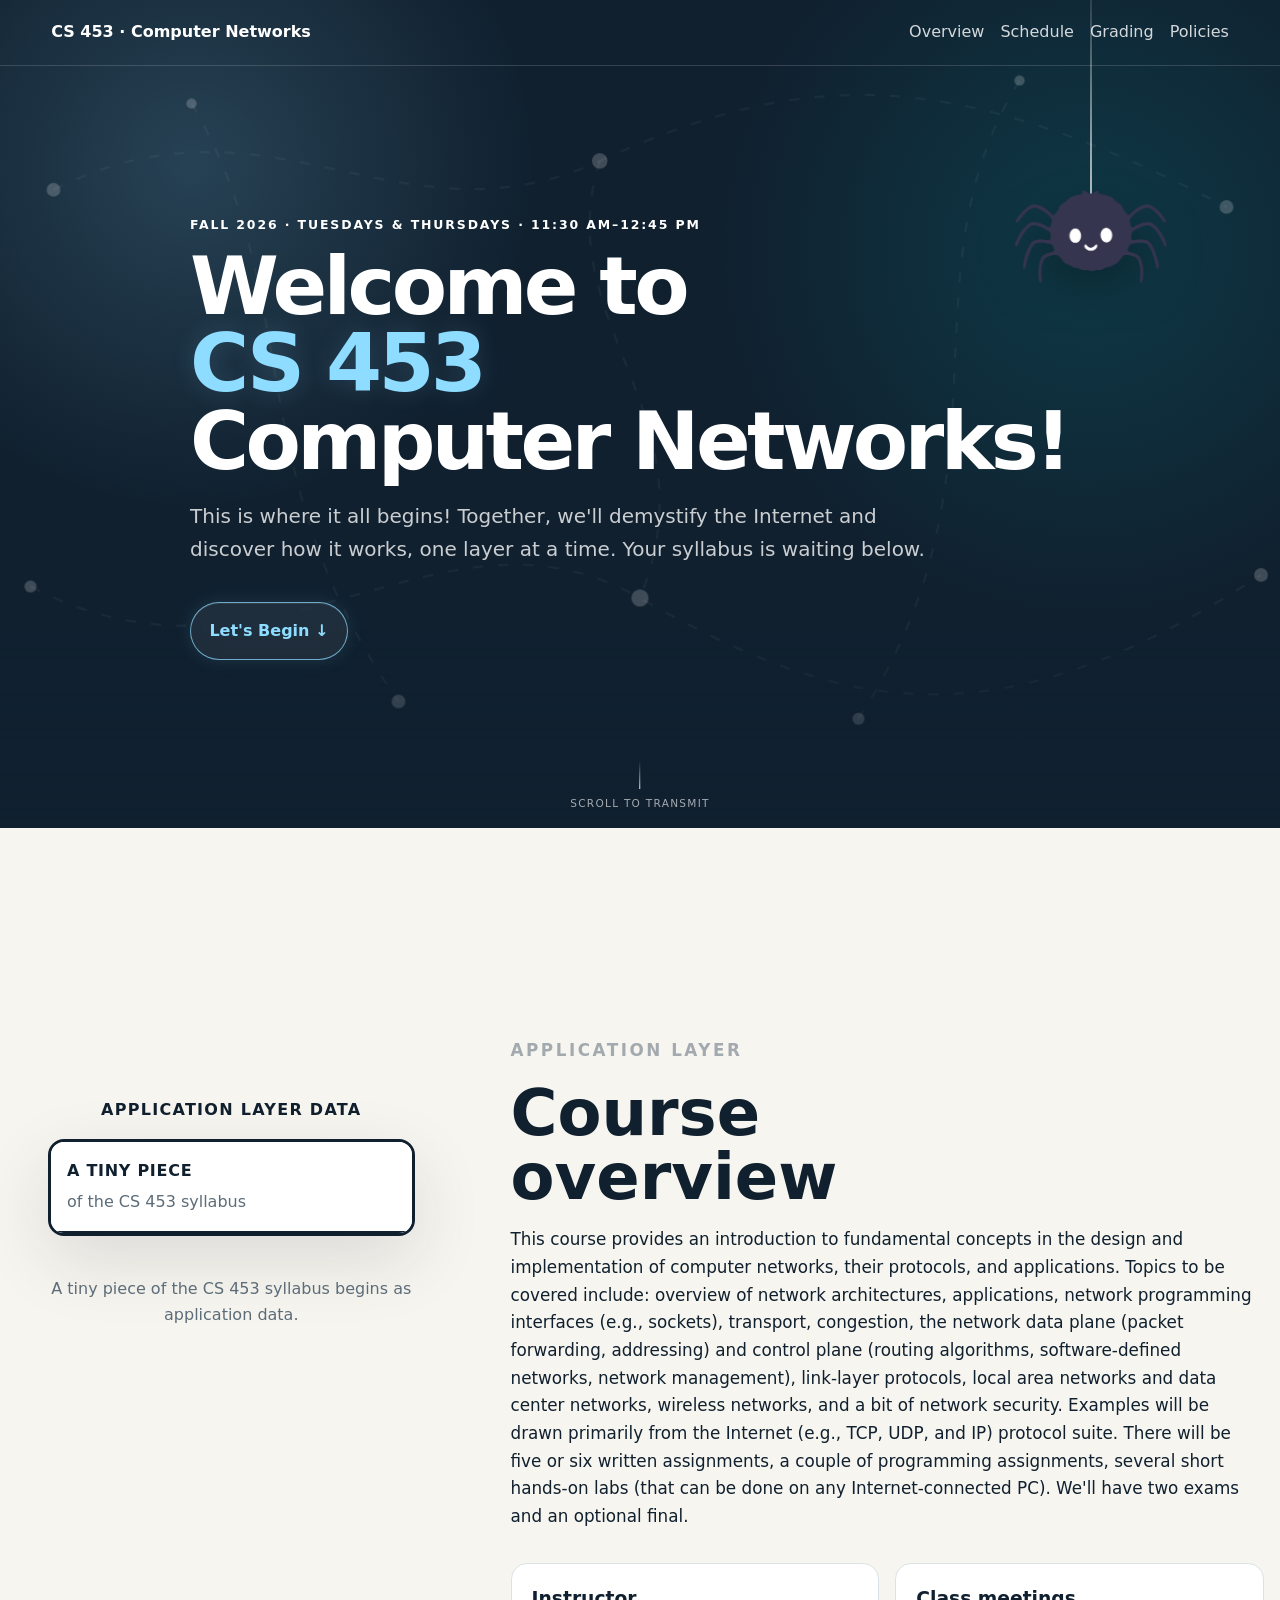
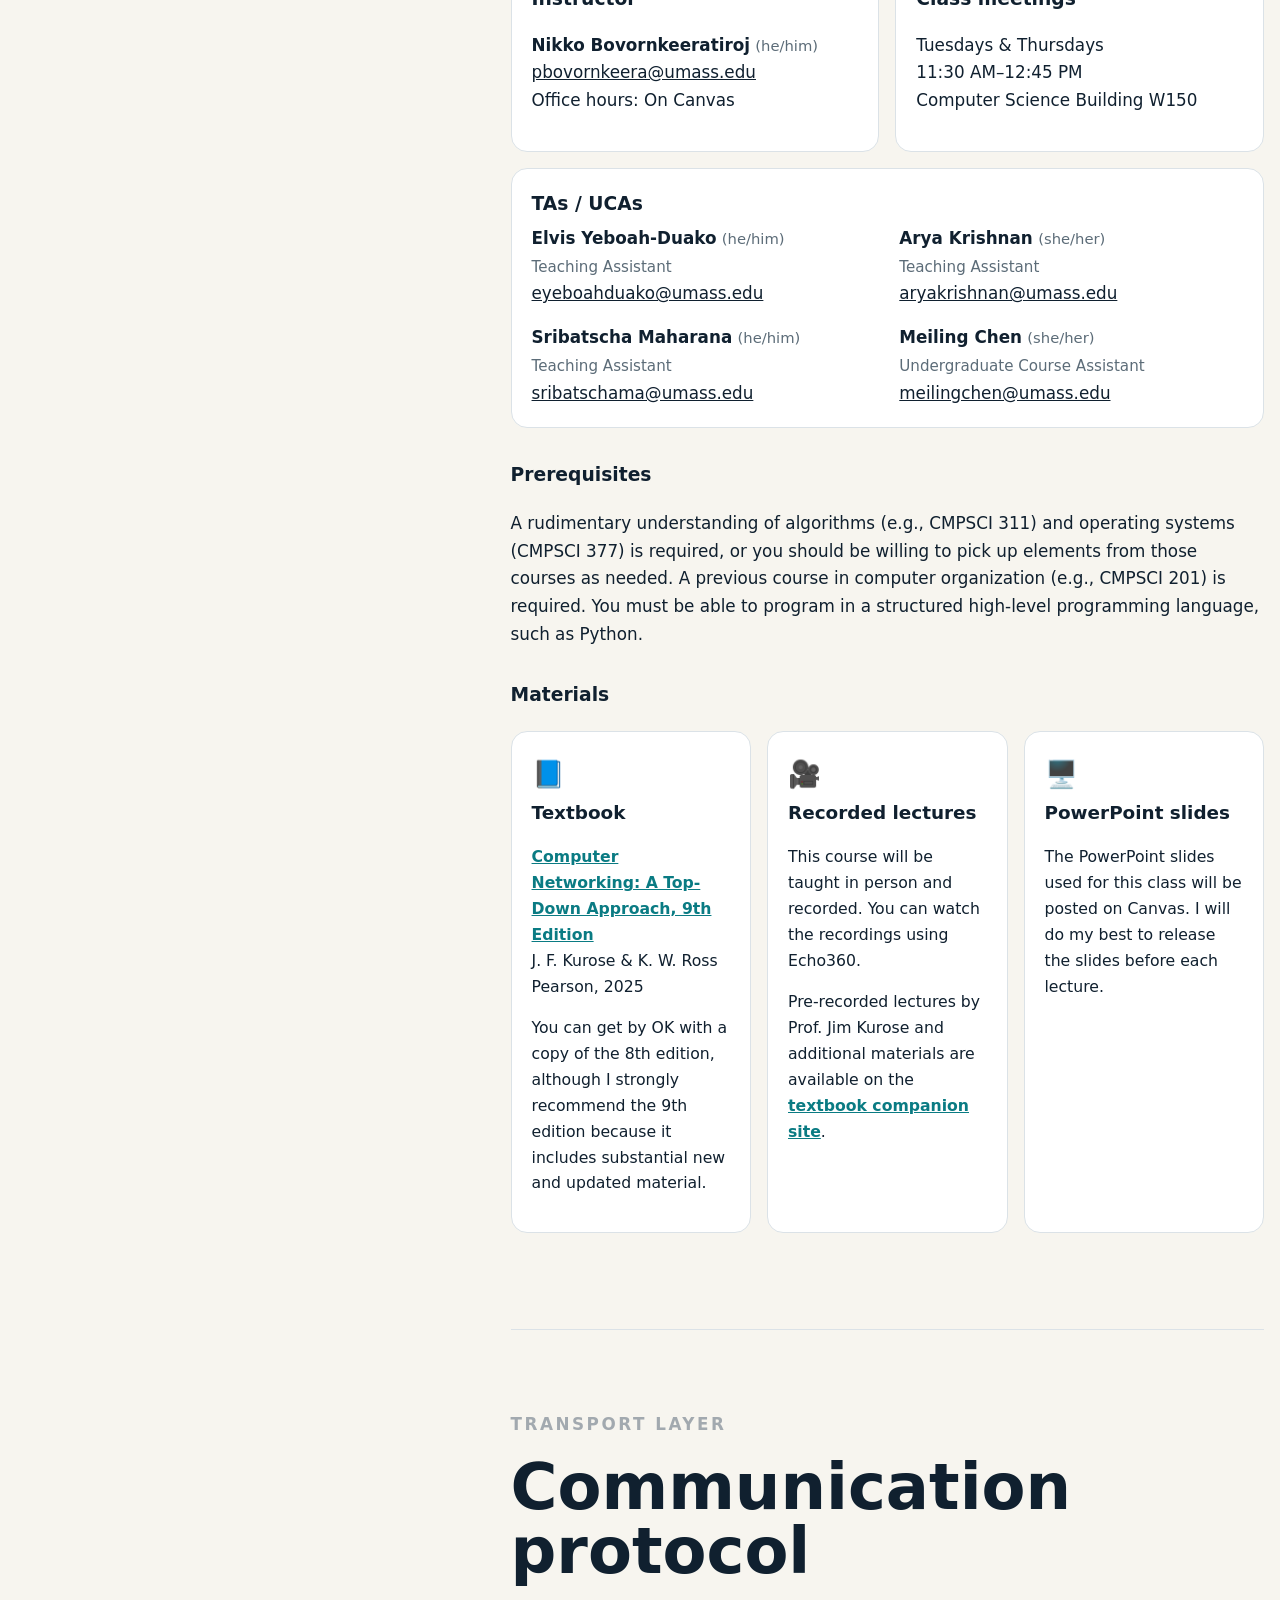
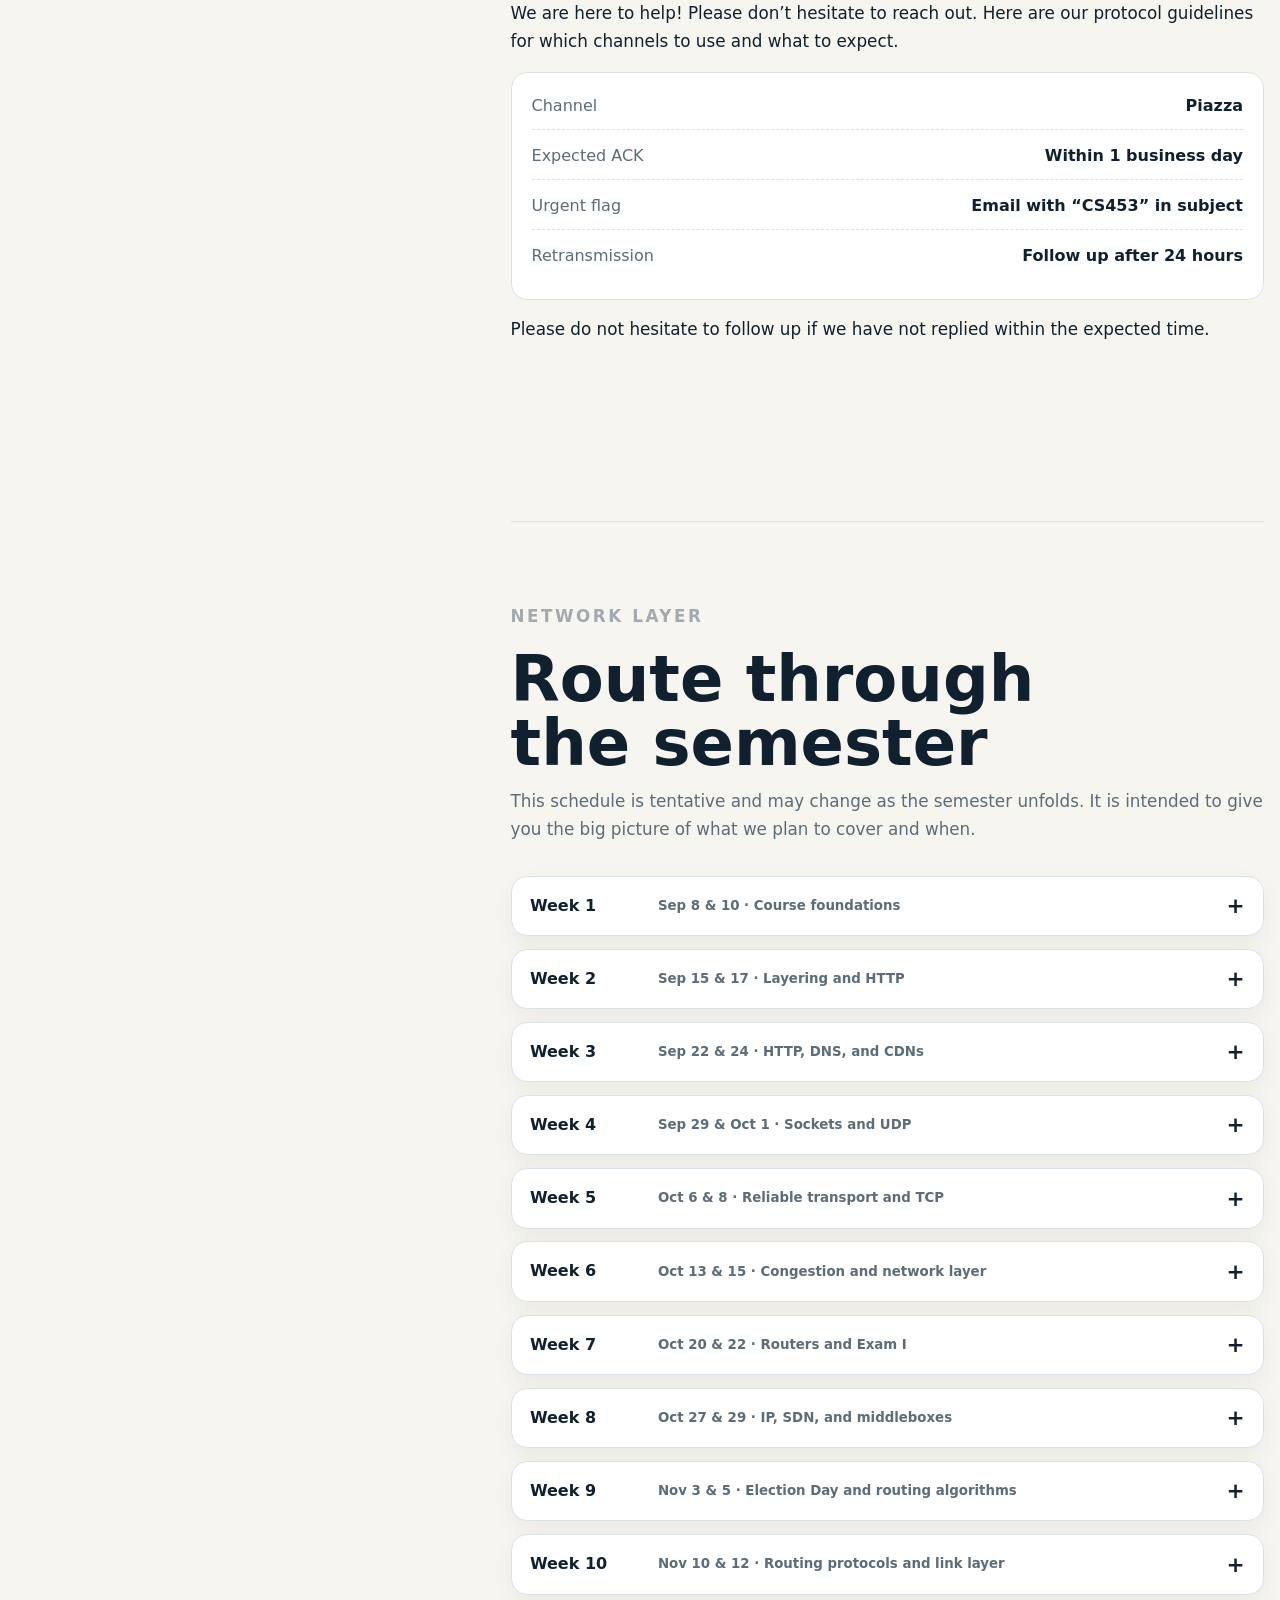
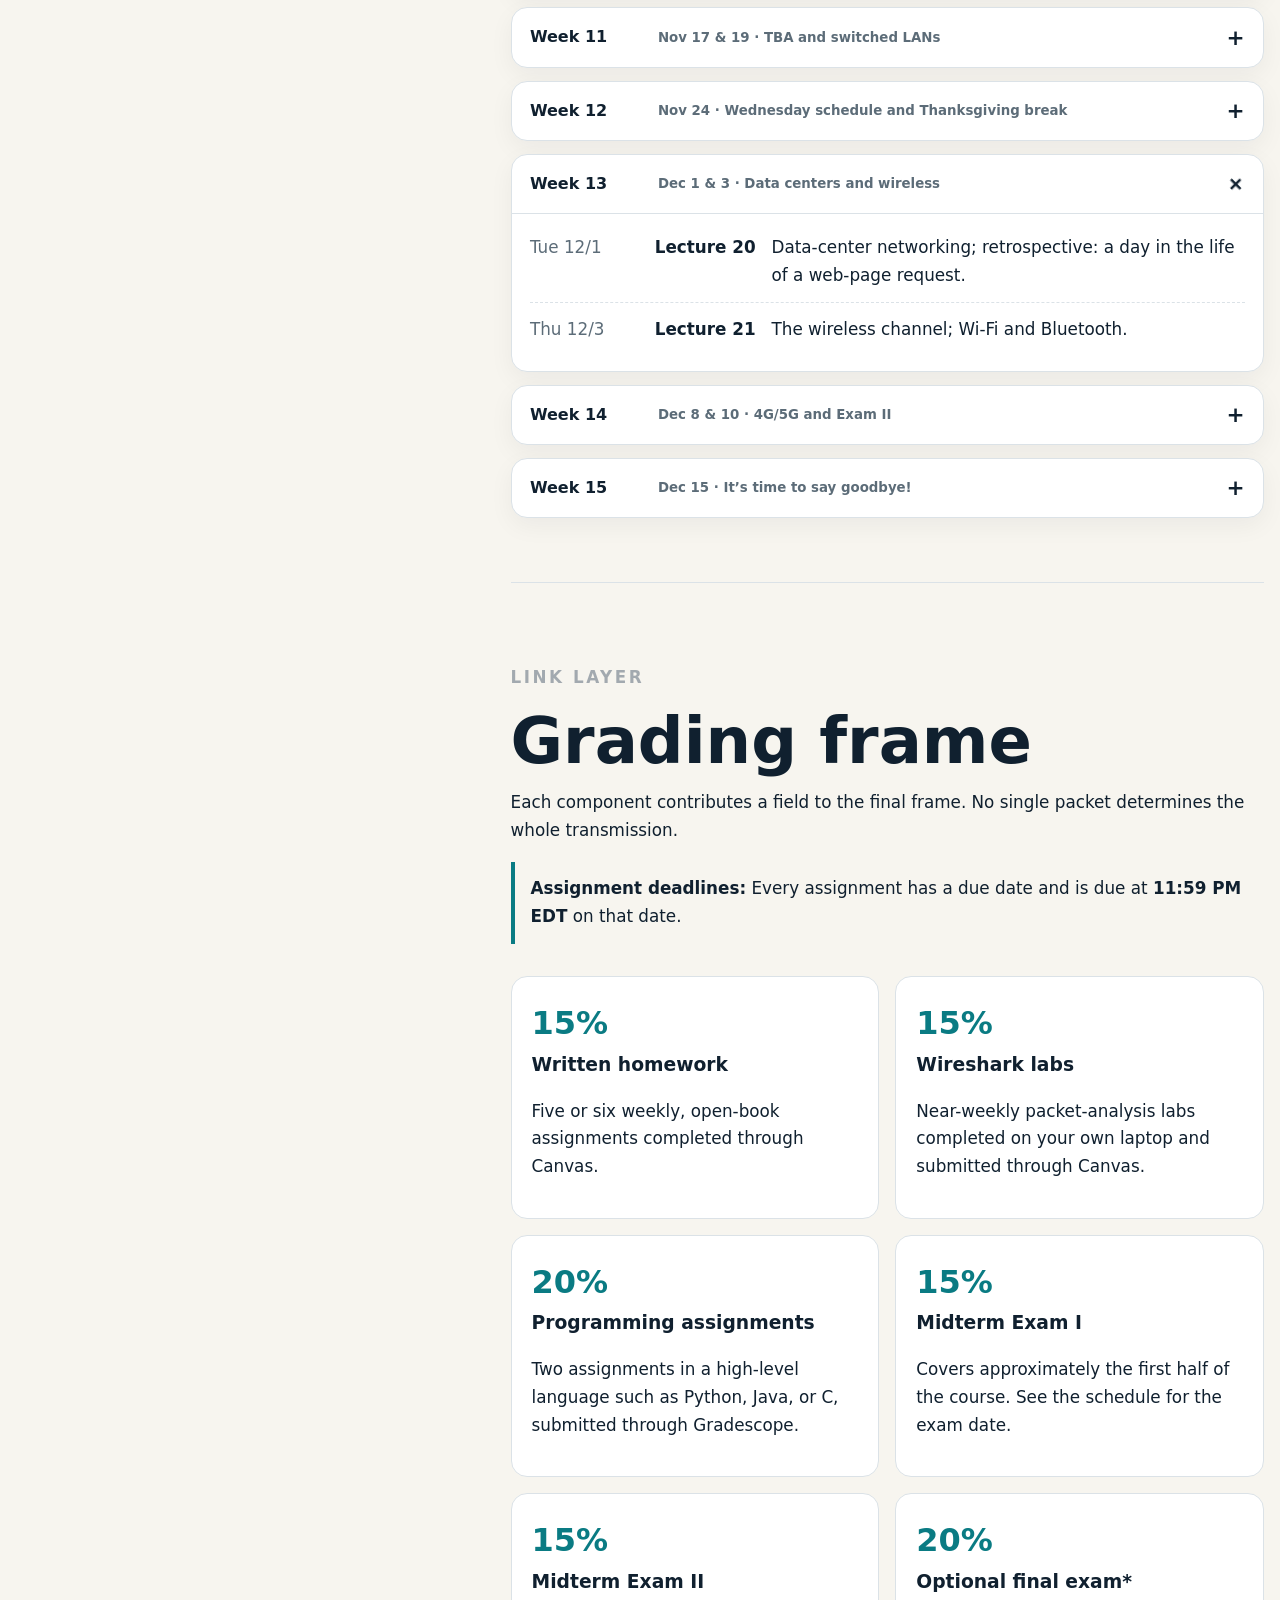
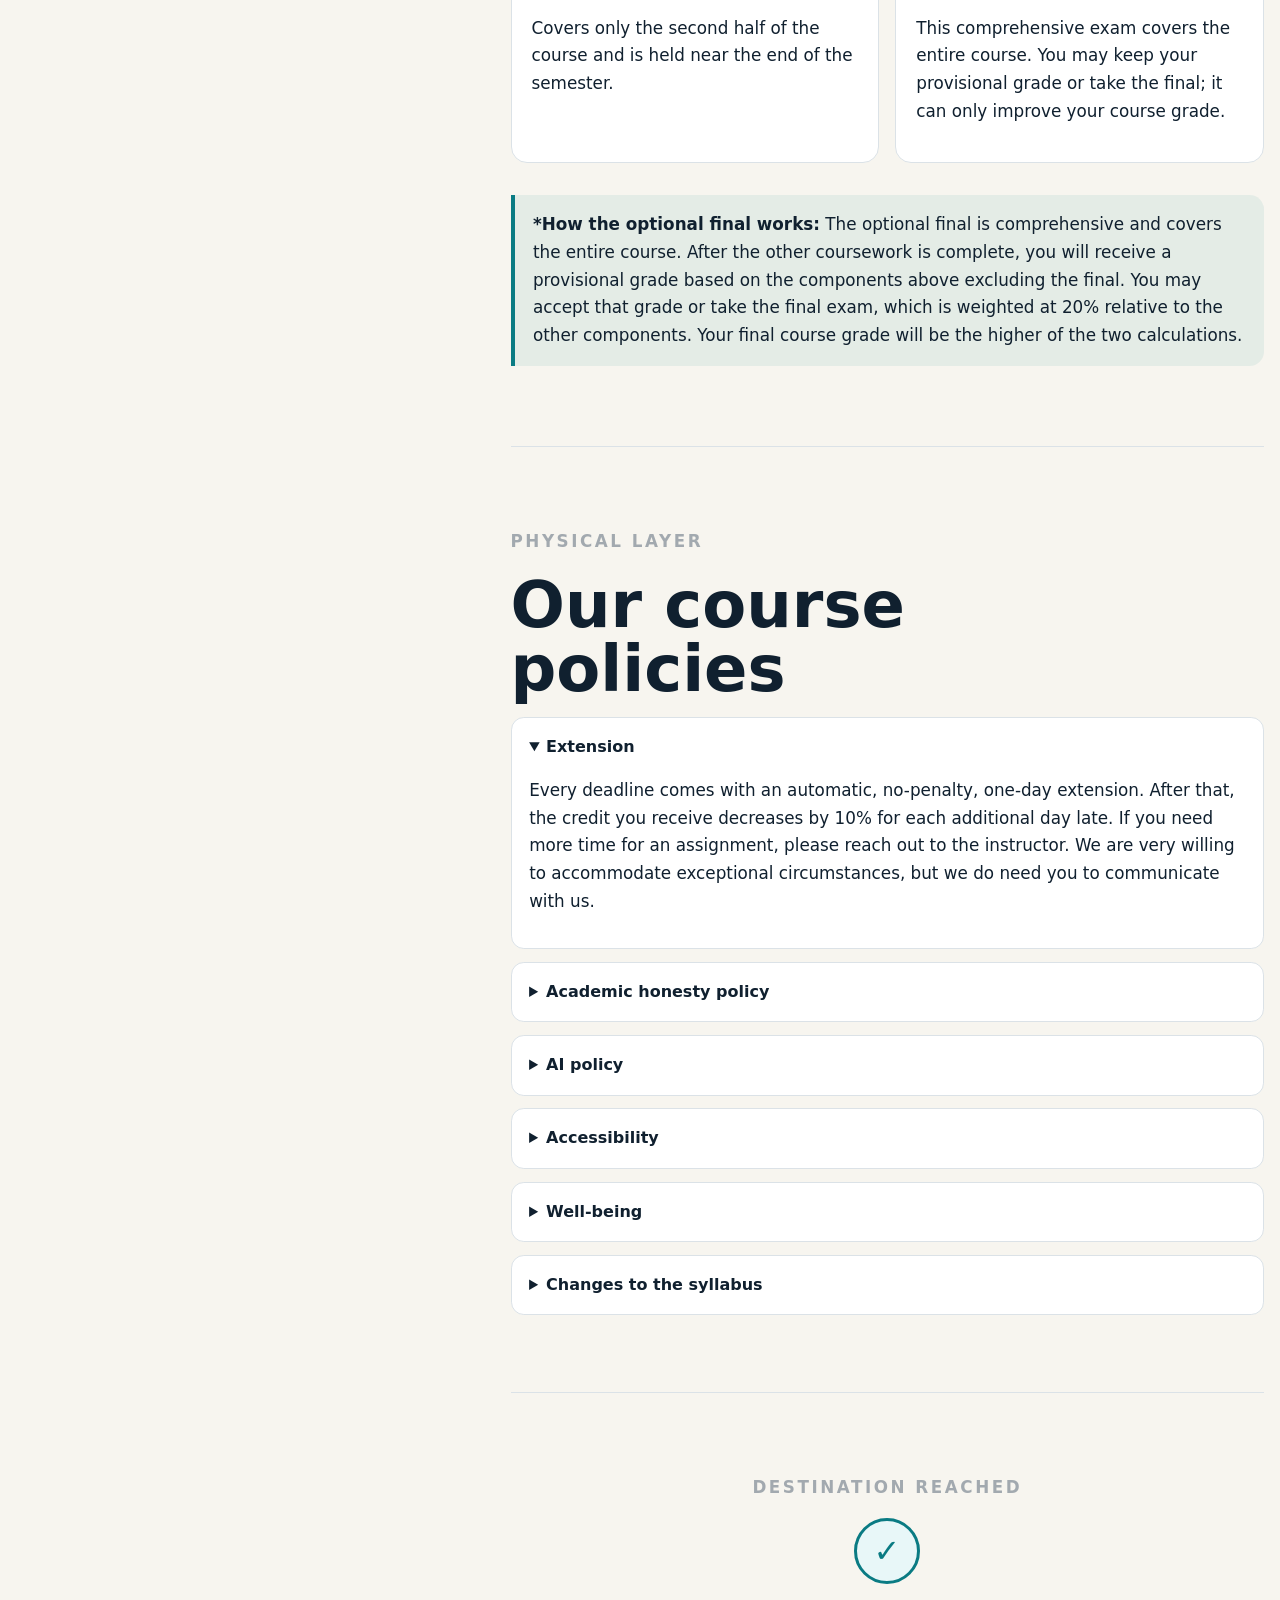
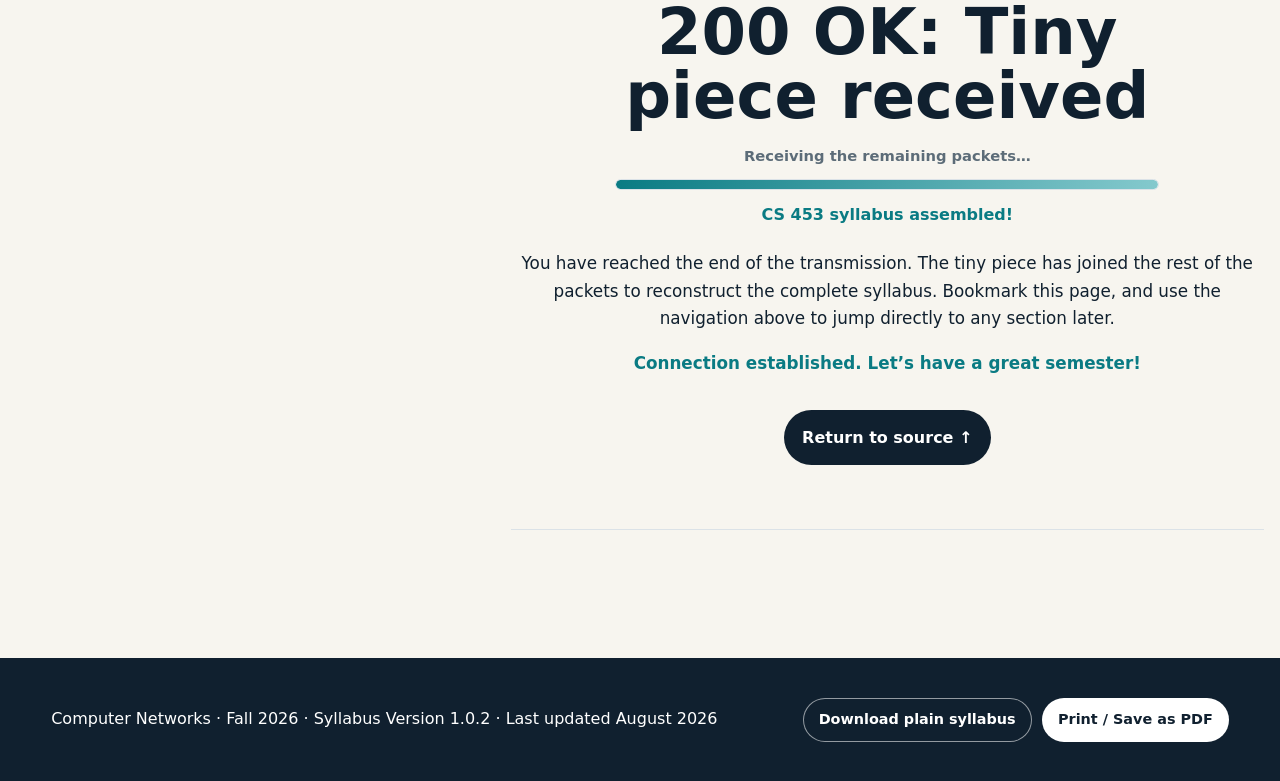
<file: index.html>
<!DOCTYPE html>

<html lang="en">
<head>
<meta charset="utf-8"/>
<meta content="width=device-width, initial-scale=1" name="viewport"/>
<meta content="Interactive syllabus for Computer Networks" name="description"/>
<title>CS 453 Computer Networks · Interactive Syllabus</title>
<link href="images/icons/favicon.ico" rel="icon" sizes="any"/>
<link href="images/icons/favicon.png" rel="icon" type="image/png"/>
<link href="images/icons/apple-touch-icon.png" rel="apple-touch-icon"/>
<link href="css/styles.css" rel="stylesheet"/>
</head>
<body>
<a class="skip-link" href="#syllabus">Skip to syllabus content</a>
<header class="hero" id="top">
<nav aria-label="Primary navigation" class="topbar">
<a class="brand" href="#top">CS 453 · Computer Networks</a>
<div class="nav-links">
<a href="#overview">Overview</a>
<a href="#schedule">Schedule</a>
<a href="#grading">Grading</a>
<a href="#policies">Policies</a>
</div>
</nav>
<div aria-hidden="true" class="hero-network">
<svg preserveaspectratio="xMidYMid slice" viewbox="0 0 1200 720">
<g class="hero-links">
<path d="M90 165 C280 70 390 220 565 140 S870 55 1110 180"></path>
<path d="M70 510 C280 620 425 420 600 520 S910 650 1140 500"></path>
<path d="M210 90 C310 260 250 410 390 610"></path>
<path d="M930 70 C825 240 930 410 790 625"></path>
<path d="M565 140 C520 280 665 360 600 520"></path>
</g>
<g class="hero-nodes">
<circle cx="90" cy="165" r="8"></circle><circle cx="210" cy="90" r="6"></circle>
<circle cx="565" cy="140" r="9"></circle><circle cx="930" cy="70" r="6"></circle>
<circle cx="1110" cy="180" r="8"></circle><circle cx="70" cy="510" r="7"></circle>
<circle cx="390" cy="610" r="8"></circle><circle cx="600" cy="520" r="10"></circle>
<circle cx="790" cy="625" r="7"></circle><circle cx="1140" cy="500" r="8"></circle>
</g>
</svg>
</div>
<button aria-label="Animate the decorative spider" class="hero-spider" type="button">
<span aria-hidden="true" class="spider-rig">
<span class="spider-thread"></span>
<span class="spider-swing"><img alt="" src="images/spider-welcome.png"/></span>
</span>
</button>
<div class="hero-copy">
<p class="eyebrow">Fall 2026 · Tuesdays &amp; Thursdays · 11:30 AM–12:45 PM</p>
<h1><span>Welcome to</span><span>CS 453</span><span>Computer Networks!</span></h1>
<p class="lede">This is where it all begins! Together, we'll demystify the Internet and discover how it works, one layer at a time. Your syllabus is waiting below.</p>
<a class="button" href="#syllabus">Let's Begin ↓</a>
</div>
<div aria-hidden="true" class="scroll-cue"><span></span><small>Scroll to transmit</small></div>
</header>
<main id="syllabus">
<section aria-label="Packet encapsulation visualization" class="protocol-stage">
<div class="packet-panel">
<div class="layer-label" id="layerLabel">Application Data</div>
<div aria-live="polite" class="packet" id="packet">
<div class="header ethernet">Ethernet Header</div>
<div class="header ip">IP Header</div>
<div class="header tcp">TCP Header</div>
<div class="payload">
<strong>A TINY PIECE</strong>
<span>of the CS 453 syllabus</span>
</div>
<div class="trailer">Ethernet Footer</div>
</div>
<div aria-hidden="true" class="transmission" id="transmission">
<div class="endpoint source-endpoint">
<div class="computer-screen"><span>S</span></div>
<div class="computer-base"></div>
<small>Source</small>
</div>
<div class="medium">
<div class="signal-bits">10110010 · 01101101 · 11001010</div>
<div class="wire"></div>
<div aria-label="Router 1" class="router router-one">
<div class="router-body"><i></i><i></i><i></i></div>
<small>Router 1</small>
</div>
<div aria-label="Router 2" class="router router-two">
<div class="router-body"><i></i><i></i><i></i></div>
<small>Router 2</small>
</div>
<div class="mini-packet" id="miniPacket">
<i></i><i></i><i></i><i></i>
</div>
</div>
<div class="endpoint destination-endpoint">
<div class="computer-screen"><span>D</span></div>
<div class="computer-base"></div>
<small>Destination</small>
</div>
</div>
<p class="packet-note" id="packetNote">A tiny piece of the CS 453 syllabus is ready.</p>
<p class="packet-accuracy-note">For illustration purposes, this frame carries only a tiny piece of the CS 453 syllabus. In reality, the complete syllabus is transmitted as many packets.</p>
</div>
</section>
<div class="content-column">
<section class="syllabus-section" data-layer="application" id="overview">
<p class="section-kicker">Application Layer</p>
<h2>Course overview</h2>
<p>This course provides an introduction to fundamental concepts in the design and implementation of computer networks, their protocols, and applications. Topics to be covered include: overview of network architectures, applications, network programming interfaces (e.g., sockets), transport, congestion, the network data plane (packet forwarding, addressing) and control plane (routing algorithms, software-defined networks, network management), link-layer protocols, local area networks and data center networks, wireless networks, and a bit of network security. Examples will be drawn primarily from the Internet (e.g., TCP, UDP, and IP) protocol suite. There will be five or six written assignments, a couple of programming assignments, several short hands-on labs (that can be done on any Internet-connected PC). We'll have two exams and an optional final.</p>
<div class="info-grid">
<article>
<h3>Instructor</h3>
<p><strong>Nikko Bovornkeeratiroj</strong> <span class="pronouns">(he/him)</span><br/><a href="mailto:pbovornkeera@umass.edu">pbovornkeera@umass.edu</a><br/>Office hours: On Canvas</p>
</article>
<article>
<h3>Class meetings</h3>
<p>Tuesdays &amp; Thursdays<br/>11:30 AM–12:45 PM<br/>Computer Science Building W150</p>
</article>
<article class="assistants-card">
<h3>TAs / UCAs</h3>
<div class="assistants-grid">
<div><p><strong>Elvis Yeboah-Duako</strong> <span class="pronouns">(he/him)</span><br/><span class="assistant-role">Teaching Assistant</span><br/><a href="mailto:eyeboahduako@umass.edu">eyeboahduako@umass.edu</a></p></div>
<div><p><strong>Arya Krishnan</strong> <span class="pronouns">(she/her)</span><br/><span class="assistant-role">Teaching Assistant</span><br/><a href="mailto:aryakrishnan@umass.edu">aryakrishnan@umass.edu</a></p></div>
<div><p><strong>Sribatscha Maharana</strong> <span class="pronouns">(he/him)</span><br/><span class="assistant-role">Teaching Assistant</span><br/><a href="mailto:sribatschama@umass.edu">sribatschama@umass.edu</a></p></div>
<div><p><strong>Meiling Chen</strong> <span class="pronouns">(she/her)</span><br/><span class="assistant-role">Undergraduate Course Assistant</span><br/><a href="mailto:meilingchen@umass.edu">meilingchen@umass.edu</a></p></div>
</div>
</article>
</div>
<h3>Prerequisites</h3>
<p>A rudimentary understanding of algorithms (e.g., CMPSCI 311) and operating systems (CMPSCI 377) is required, or you should be willing to pick up elements from those courses as needed. A previous course in computer organization (e.g., CMPSCI 201) is required. You must be able to program in a structured high-level programming language, such as Python.</p>
<h3>Materials</h3>
<div class="materials-grid">
<article>
<p aria-hidden="true" class="material-icon">📘</p>
<h4>Textbook</h4>
<p><a href="https://www.pearson.com/en-us/subject-catalog/p/computer-networking-a-top-down-approach/P200000013385/9780135415603"><strong>Computer Networking: A Top-Down Approach, 9th Edition</strong></a><br/>J. F. Kurose &amp; K. W. Ross<br/>Pearson, 2025</p>
<p>You can get by OK with a copy of the 8th edition, although I strongly recommend the 9th edition because it includes substantial new and updated material.</p>
</article>
<article>
<p aria-hidden="true" class="material-icon">🎥</p>
<h4>Recorded lectures</h4>
<p>This course will be taught in person and recorded. You can watch the recordings using Echo360.</p>
<p>Pre-recorded lectures by Prof. Jim Kurose and additional materials are available on the <a href="http://gaia.cs.umass.edu/kurose_ross/online_lectures.htm">textbook companion site</a>.</p>
</article>
<article>
<p aria-hidden="true" class="material-icon">🖥️</p>
<h4>PowerPoint slides</h4>
<p>The PowerPoint slides used for this class will be posted on Canvas. I will do my best to release the slides before each lecture.</p>
</article>
</div>
</section>
<section class="syllabus-section" data-layer="transport" id="communication">
<p class="section-kicker">Transport Layer</p>
<h2>Communication protocol</h2>
<p>We are here to help! Please don’t hesitate to reach out. Here are our protocol guidelines for which channels to use and what to expect.</p>
<div class="protocol-card">
<div><span>Channel</span><strong>Piazza</strong></div>
<div><span>Expected ACK</span><strong>Within 1 business day</strong></div>
<div><span>Urgent flag</span><strong>Email with “CS453” in subject</strong></div>
<div><span>Retransmission</span><strong>Follow up after 24 hours</strong></div>
</div>
<p>Please do not hesitate to follow up if we have not replied within the expected time.</p>
</section>
<section class="syllabus-section" data-layer="network" id="schedule">
<p class="section-kicker">Network Layer</p>
<h2>Route through the semester</h2>
<p class="schedule-note">This schedule is tentative and may change as the semester unfolds. It is intended to give you the big picture of what we plan to cover and when.</p>
<div aria-label="Fall 2026 course schedule" class="week-list">
<details class="week-card">
<summary><span>Week 1</span><small>Sep 8 &amp; 10 · Course foundations</small></summary>
<div class="week-body">
<p><time datetime="2026-09-08">Tue 9/8</time><strong>Lecture 1</strong> Course goals and overview. Course mechanics. What is the Internet? What is a protocol?</p>
<p><time datetime="2026-09-10">Thu 9/10</time><strong>Lecture 2</strong> The network edge, the network core, and performance: delay, loss, and throughput.</p>
</div>
</details>
<details class="week-card">
<summary><span>Week 2</span><small>Sep 15 &amp; 17 · Layering and HTTP</small></summary>
<div class="week-body">
<p><time datetime="2026-09-15">Tue 9/15</time><strong>Lecture 3</strong> Performance continued; layering; encapsulation; networks under attack; history.</p>
<p><time datetime="2026-09-17">Thu 9/17</time><strong>Lecture 4</strong> Principles of networked applications; the Web and HTTP.</p>
</div>
</details>
<details class="week-card">
<summary><span>Week 3</span><small>Sep 22 &amp; 24 · HTTP, DNS, and CDNs</small></summary>
<div class="week-body">
<p><time datetime="2026-09-22">Tue 9/22</time><strong>Lecture 5</strong> HTTP continued; e-mail; DNS.</p>
<p><time datetime="2026-09-24">Thu 9/24</time><strong>Lecture 6</strong> DNS, video streaming, and content distribution networks.</p>
</div>
</details>
<details class="week-card">
<summary><span>Week 4</span><small>Sep 29 &amp; Oct 1 · Sockets and UDP</small></summary>
<div class="week-body">
<p><time datetime="2026-09-29">Tue 9/29</time><strong>Lecture 7</strong> Socket programming.</p>
<p><time datetime="2026-10-01">Thu 10/1</time><strong>Lecture 8</strong> Introduction to the transport layer; multiplexing and demultiplexing; UDP.</p>
</div>
</details>
<details class="week-card">
<summary><span>Week 5</span><small>Oct 6 &amp; 8 · Reliable transport and TCP</small></summary>
<div class="week-body">
<p><time datetime="2026-10-06">Tue 10/6</time><strong>Lecture 9</strong> Principles of reliable data transfer.</p>
<p><time datetime="2026-10-08">Thu 10/8</time><strong>Lecture 10</strong> Pipelined protocols; TCP connection management and reliable data transfer.</p>
</div>
</details>
<details class="week-card">
<summary><span>Week 6</span><small>Oct 13 &amp; 15 · Congestion and network layer</small></summary>
<div class="week-body">
<p><time datetime="2026-10-13">Tue 10/13</time><strong>Lecture 11</strong> Principles of congestion control; TCP congestion control.</p>
<p><time datetime="2026-10-15">Thu 10/15</time><strong>Lecture 12</strong> Congestion-control futures; introduction to the network layer: forwarding, routing, data plane, and control plane.</p>
</div>
</details>
<details class="week-card">
<summary><span>Week 7</span><small>Oct 20 &amp; 22 · Routers and Exam I</small></summary>
<div class="week-body">
<p><time datetime="2026-10-20">Tue 10/20</time><strong>Lecture 13</strong> What is inside a router?</p>
<p class="special exam"><time datetime="2026-10-22">Thu 10/22</time><strong>In-class Exam I</strong></p>
</div>
</details>
<details class="week-card">
<summary><span>Week 8</span><small>Oct 27 &amp; 29 · IP, SDN, and middleboxes</small></summary>
<div class="week-body">
<p><time datetime="2026-10-27">Tue 10/27</time><strong>Lecture 14</strong> The Internet Protocol: IPv4 and IPv6.</p>
<p><time datetime="2026-10-29">Thu 10/29</time><strong>Lecture 15</strong> Generalized forwarding and SDN; middleboxes.</p>
</div>
</details>
<details class="week-card">
<summary><span>Week 9</span><small>Nov 3 &amp; 5 · Election Day and routing algorithms</small></summary>
<div class="week-body">
<p class="special no-class"><time datetime="2026-11-03">Tue 11/3</time><strong>Election Day · No class</strong></p>
<p><time datetime="2026-11-05">Thu 11/5</time><strong>Lecture 16</strong> Link-state and distance-vector routing algorithms.</p>
</div>
</details>
<details class="week-card">
<summary><span>Week 10</span><small>Nov 10 &amp; 12 · Routing protocols and link layer</small></summary>
<div class="week-body">
<p><time datetime="2026-11-10">Tue 11/10</time><strong>Lecture 17</strong> Routing protocols: OSPF and BGP.</p>
<p><time datetime="2026-11-12">Thu 11/12</time><strong>Lecture 18</strong> Introduction to the link layer; error detection and correction; multiple-access protocols.</p>
<p class="calendar-note"><time datetime="2026-11-11">Wed 11/11</time><strong>Veterans Day holiday</strong></p>
</div>
</details>
<details class="week-card">
<summary><span>Week 11</span><small>Nov 17 &amp; 19 · TBA and switched LANs</small></summary>
<div class="week-body">
<p class="special tba"><time datetime="2026-11-17">Tue 11/17</time><strong>Topic TBA</strong></p>
<p><time datetime="2026-11-19">Thu 11/19</time><strong>Lecture 19</strong> Cable networks (DOCSIS); switched LANs.</p>
</div>
</details>
<details class="week-card">
<summary><span>Week 12</span><small>Nov 24 · Wednesday schedule and Thanksgiving break</small></summary>
<div class="week-body">
<p class="special no-class"><time datetime="2026-11-24">Tue 11/24</time><strong>Wednesday schedule · No CS453 class</strong></p>
<p class="calendar-note"><strong>Thanksgiving break</strong></p>
</div>
</details>
<details class="week-card">
<summary><span>Week 13</span><small>Dec 1 &amp; 3 · Data centers and wireless</small></summary>
<div class="week-body">
<p><time datetime="2026-12-01">Tue 12/1</time><strong>Lecture 20</strong> Data-center networking; retrospective: a day in the life of a web-page request.</p>
<p><time datetime="2026-12-03">Thu 12/3</time><strong>Lecture 21</strong> The wireless channel; Wi-Fi and Bluetooth.</p>
</div>
</details>
<details class="week-card">
<summary><span>Week 14</span><small>Dec 8 &amp; 10 · 4G/5G and Exam II</small></summary>
<div class="week-body">
<p><time datetime="2026-12-08">Tue 12/8</time><strong>Lecture 22</strong> 4G/5G networks.</p>
<p class="special exam"><time datetime="2026-12-10">Thu 12/10</time><strong>In-class Exam II</strong></p>
</div>
</details>
<details class="week-card">
<summary><span>Week 15</span><small>Dec 15 · It’s time to say goodbye!</small></summary>
<div class="week-body">
<p><time datetime="2026-12-15">Tue 12/15</time><strong>Lecture 23</strong> Course wrap-up.</p>
</div>
</details>
</div>
</section>
<section class="syllabus-section" data-layer="link" id="grading">
<p class="section-kicker">Link Layer</p>
<h2>Grading frame</h2>
<p>Each component contributes a field to the final frame. No single packet determines the whole transmission.</p>
<p class="deadline-note"><strong>Assignment deadlines:</strong> Every assignment has a due date and is due at <strong>11:59 PM EDT</strong> on that date.</p>
<div class="grade-grid">
<article><span>15%</span><h3>Written homework</h3><p>Five or six weekly, open-book assignments completed through Canvas.</p></article>
<article><span>15%</span><h3>Wireshark labs</h3><p>Near-weekly packet-analysis labs completed on your own laptop and submitted through Canvas.</p></article>
<article><span>20%</span><h3>Programming assignments</h3><p>Two assignments in a high-level language such as Python, Java, or C, submitted through Gradescope.</p></article>
<article><span>15%</span><h3>Midterm Exam I</h3><p>Covers approximately the first half of the course. See the schedule for the exam date.</p></article>
<article><span>15%</span><h3>Midterm Exam II</h3><p>Covers only the second half of the course and is held near the end of the semester.</p></article>
<article><span>20%</span><h3>Optional final exam*</h3><p>This comprehensive exam covers the entire course. You may keep your provisional grade or take the final; it can only improve your course grade.</p></article>
</div>
<p class="final-note"><strong>*How the optional final works:</strong> The optional final is comprehensive and covers the entire course. After the other coursework is complete, you will receive a provisional grade based on the components above excluding the final. You may accept that grade or take the final exam, which is weighted at 20% relative to the other components. Your final course grade will be the higher of the two calculations.</p>
</section>
<section class="syllabus-section" data-layer="physical" id="policies">
<p class="section-kicker">Physical Layer</p>
<h2>Our course policies</h2>
<div class="policy-list">
<details open=""><summary>Extension</summary><p>Every deadline comes with an automatic, no-penalty, one-day extension. After that, the credit you receive decreases by 10% for each additional day late. If you need more time for an assignment, please reach out to the instructor. We are very willing to accommodate exceptional circumstances, but we do need you to communicate with us.</p></details>
<details><summary>Academic honesty policy</summary><p>Copying programs, written homework, or exam answers is not permitted. Working as a team on an individual written or programming assignment is also not permitted. You are welcome to discuss concepts and assignment questions with other students, but the work you submit must be substantially your own.</p><p>A student found violating this policy will receive, as an informal resolution, a grade of 0 on the assignment. A subsequent violation will result in a failing grade for the course. If you are struggling with an assignment or a deadline, please contact the instructor or a TA. We will bend over backwards to help, but we will not tolerate cheating. Please read the <a href="https://www.umass.edu/policy/academic-honesty" rel="noopener noreferrer" target="_blank">UMass Academic Honesty Policy</a>.</p></details>
<details><summary>AI policy</summary><p>We are okay with you using AI tools to help clarify concepts, explore examples, and debug code you have written. However, please do not use AI to generate assignment solutions or write the code for you. The purpose of these assignments is to help you understand the course content and develop your own problem-solving and programming skills. Outsourcing that work may save time today, but it can quietly create gaps that make later assignments, exams, interviews, and future courses much harder. If you feel that you need to use AI because you are running out of time, please reach out to us instead. We really want you to learn, and we will do our best to help you find a workable path forward. When in doubt, ask us whether a particular use is appropriate.</p></details>
<details><summary>Accessibility</summary><p>Please contact Disability Services and the instructor early so that accommodations can be arranged smoothly.</p></details>
<details><summary>Well-being</summary><p>Your well-being matters more than any single assignment. Sometimes life takes an unexpected turn, and none of us needs extra stress piled on top of that. If something is affecting your ability to participate or meet a deadline, please do not hesitate to reach out. You do not need to share more than you are comfortable sharing, but please communicate with us so we can help identify a reasonable path forward. We care about both your learning and your well-being, and we want you to be successful in this course.</p></details>
<details><summary>Changes to the syllabus</summary><p>The schedule may evolve. Important changes will be announced in class and posted on Canvas.</p></details>
</div>
</section>
<section class="arrival" data-layer="arrival">
<div aria-hidden="true" class="celebration" id="celebration"></div>
<p class="section-kicker">Destination reached</p>
<div aria-hidden="true" class="arrival-badge">✓</div>
<h2>200 OK: Tiny piece received</h2>
<div aria-label="Reassembling the complete CS 453 syllabus" class="assembly-status">
<span>Receiving the remaining packets…</span>
<div aria-hidden="true" class="assembly-track"><i></i></div>
<strong>CS 453 syllabus assembled!</strong>
</div>
<p>You have reached the end of the transmission. The tiny piece has joined the rest of the packets to reconstruct the complete syllabus. Bookmark this page, and use the navigation above to jump directly to any section later.</p>
<p class="arrival-cheer">Connection established. Let’s have a great semester!</p>
<a class="button secondary" href="#top">Return to source ↑</a>
</section>
</div>
</main>
<footer>
<p>Computer Networks · Fall 2026 · Syllabus Version 1.0.2 · Last updated August 2026</p>

<div class="footer-actions"><a class="footer-button" download="CS453-Fall-2026-Syllabus.html" href="cs453-syllabus-plain.html">Download plain syllabus</a><button id="printButton" type="button">Print / Save as PDF</button></div></footer>
<script src="js/script.js"></script>
</body>
</html>
</file>
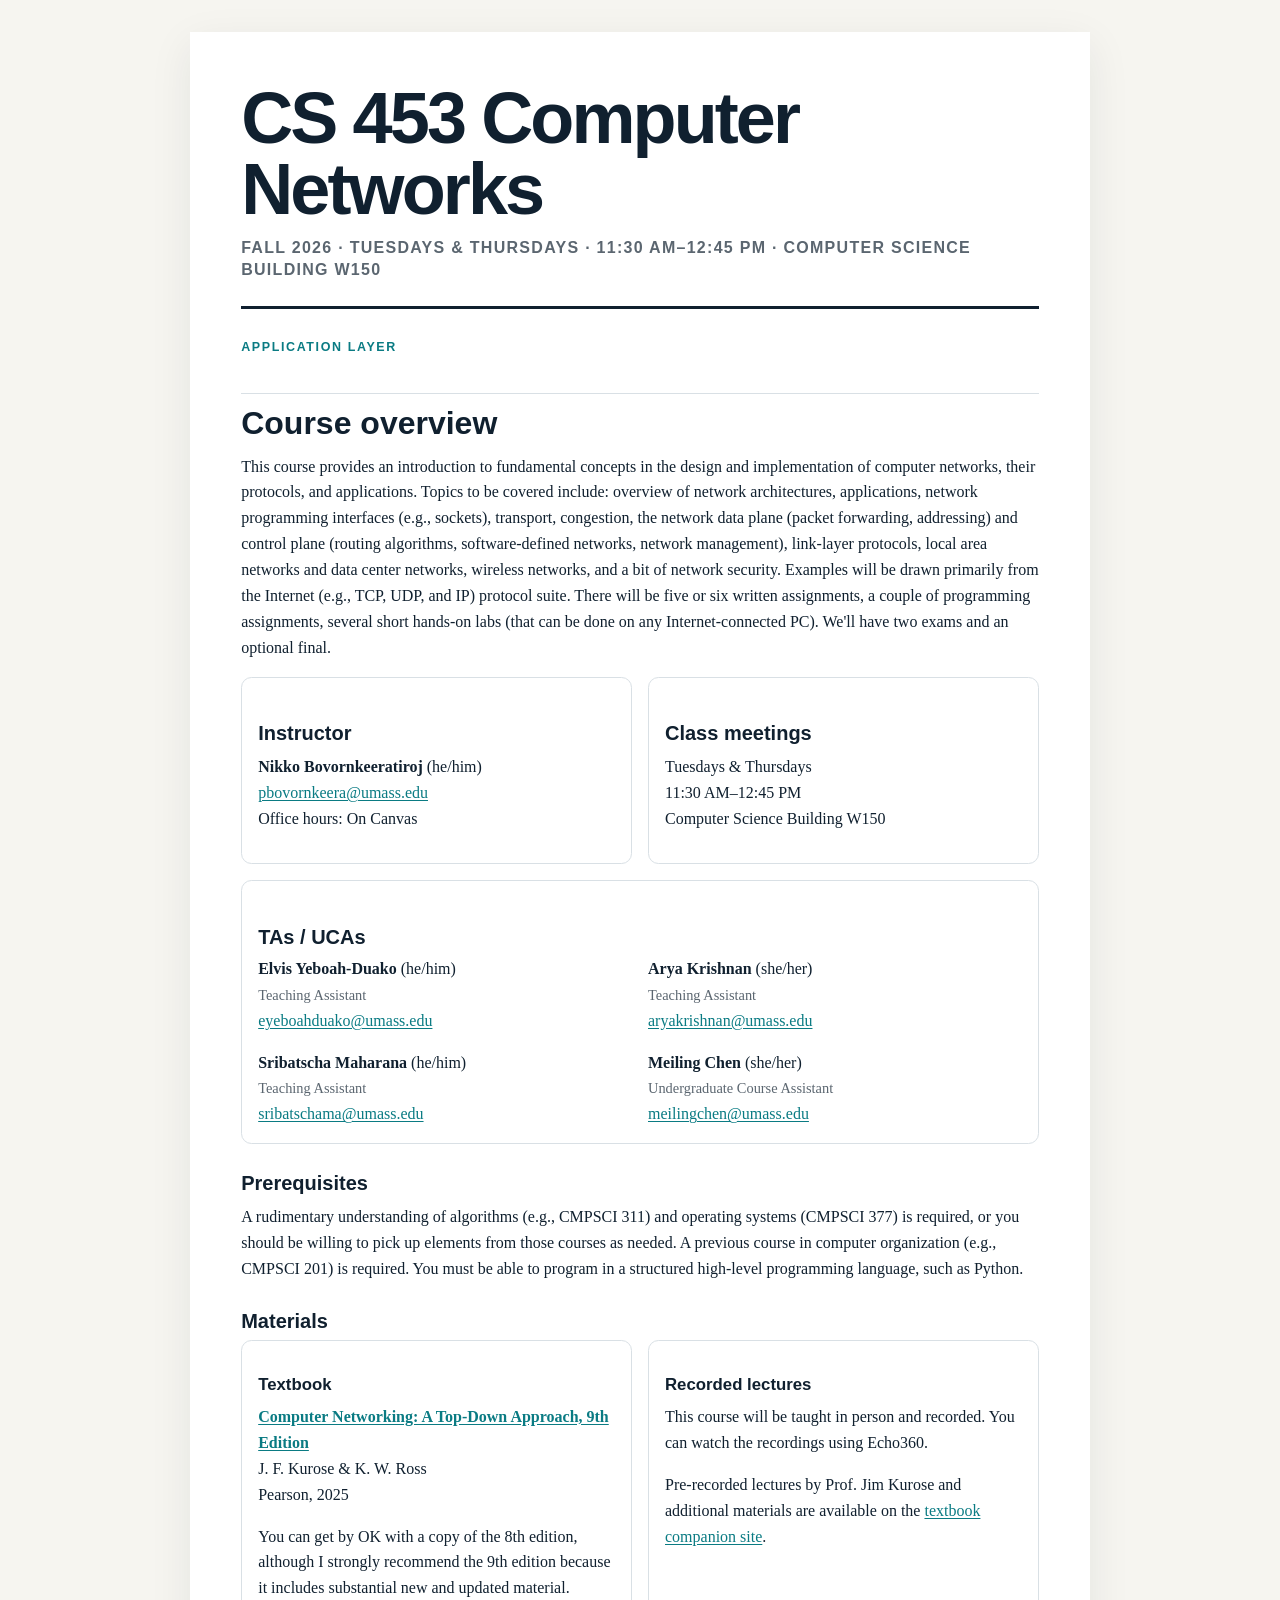
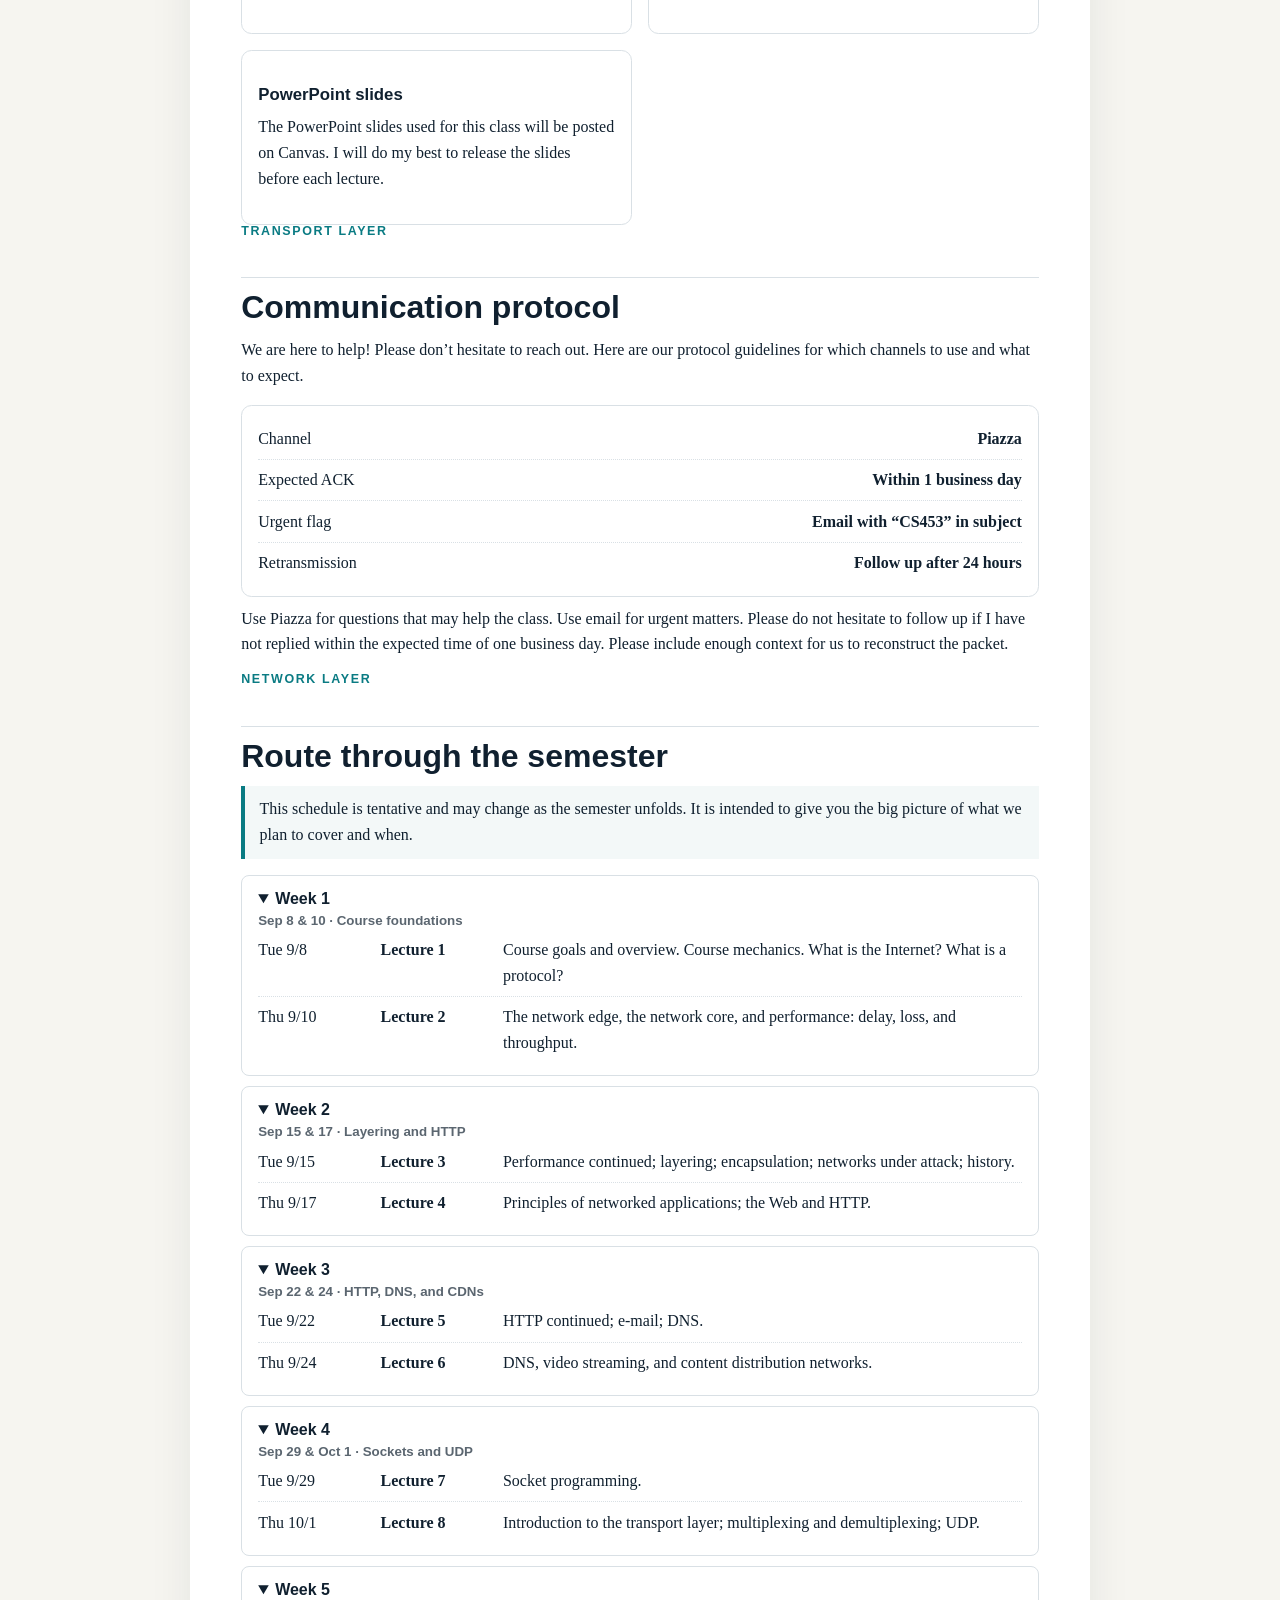
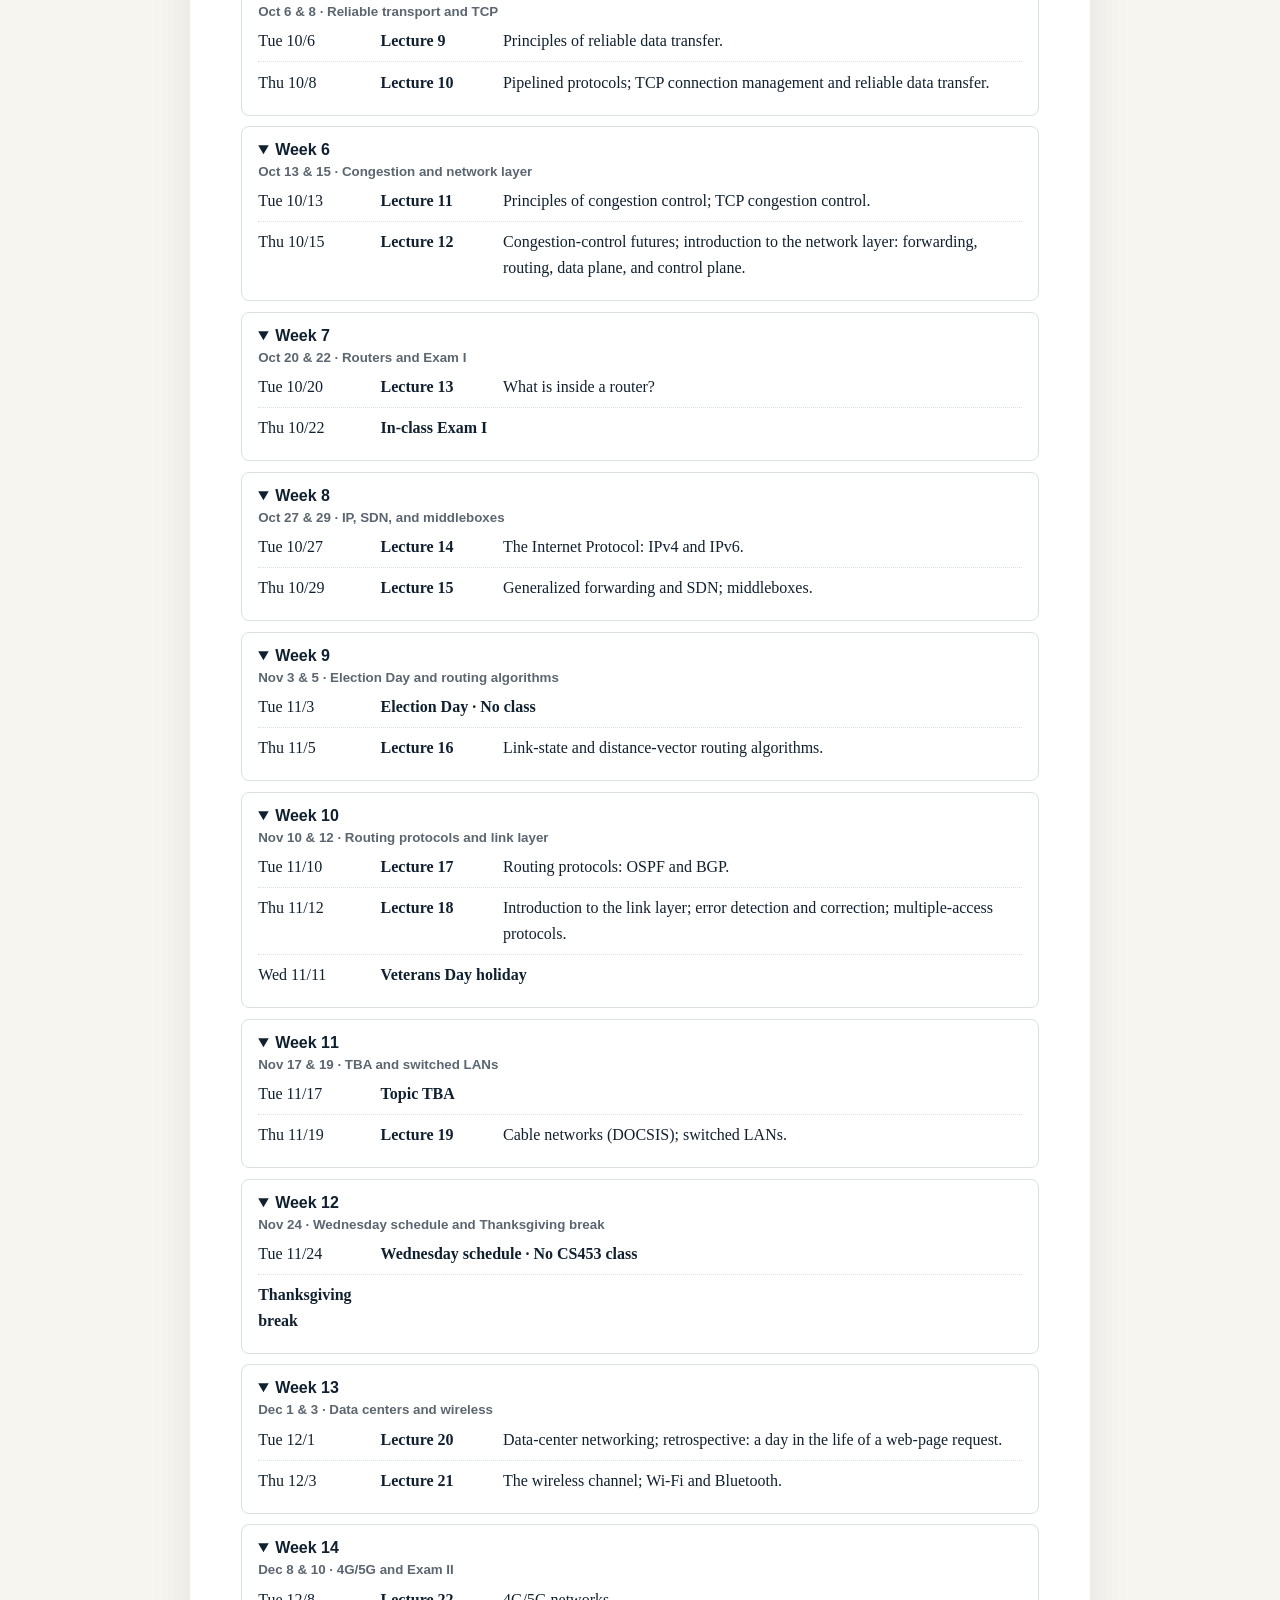
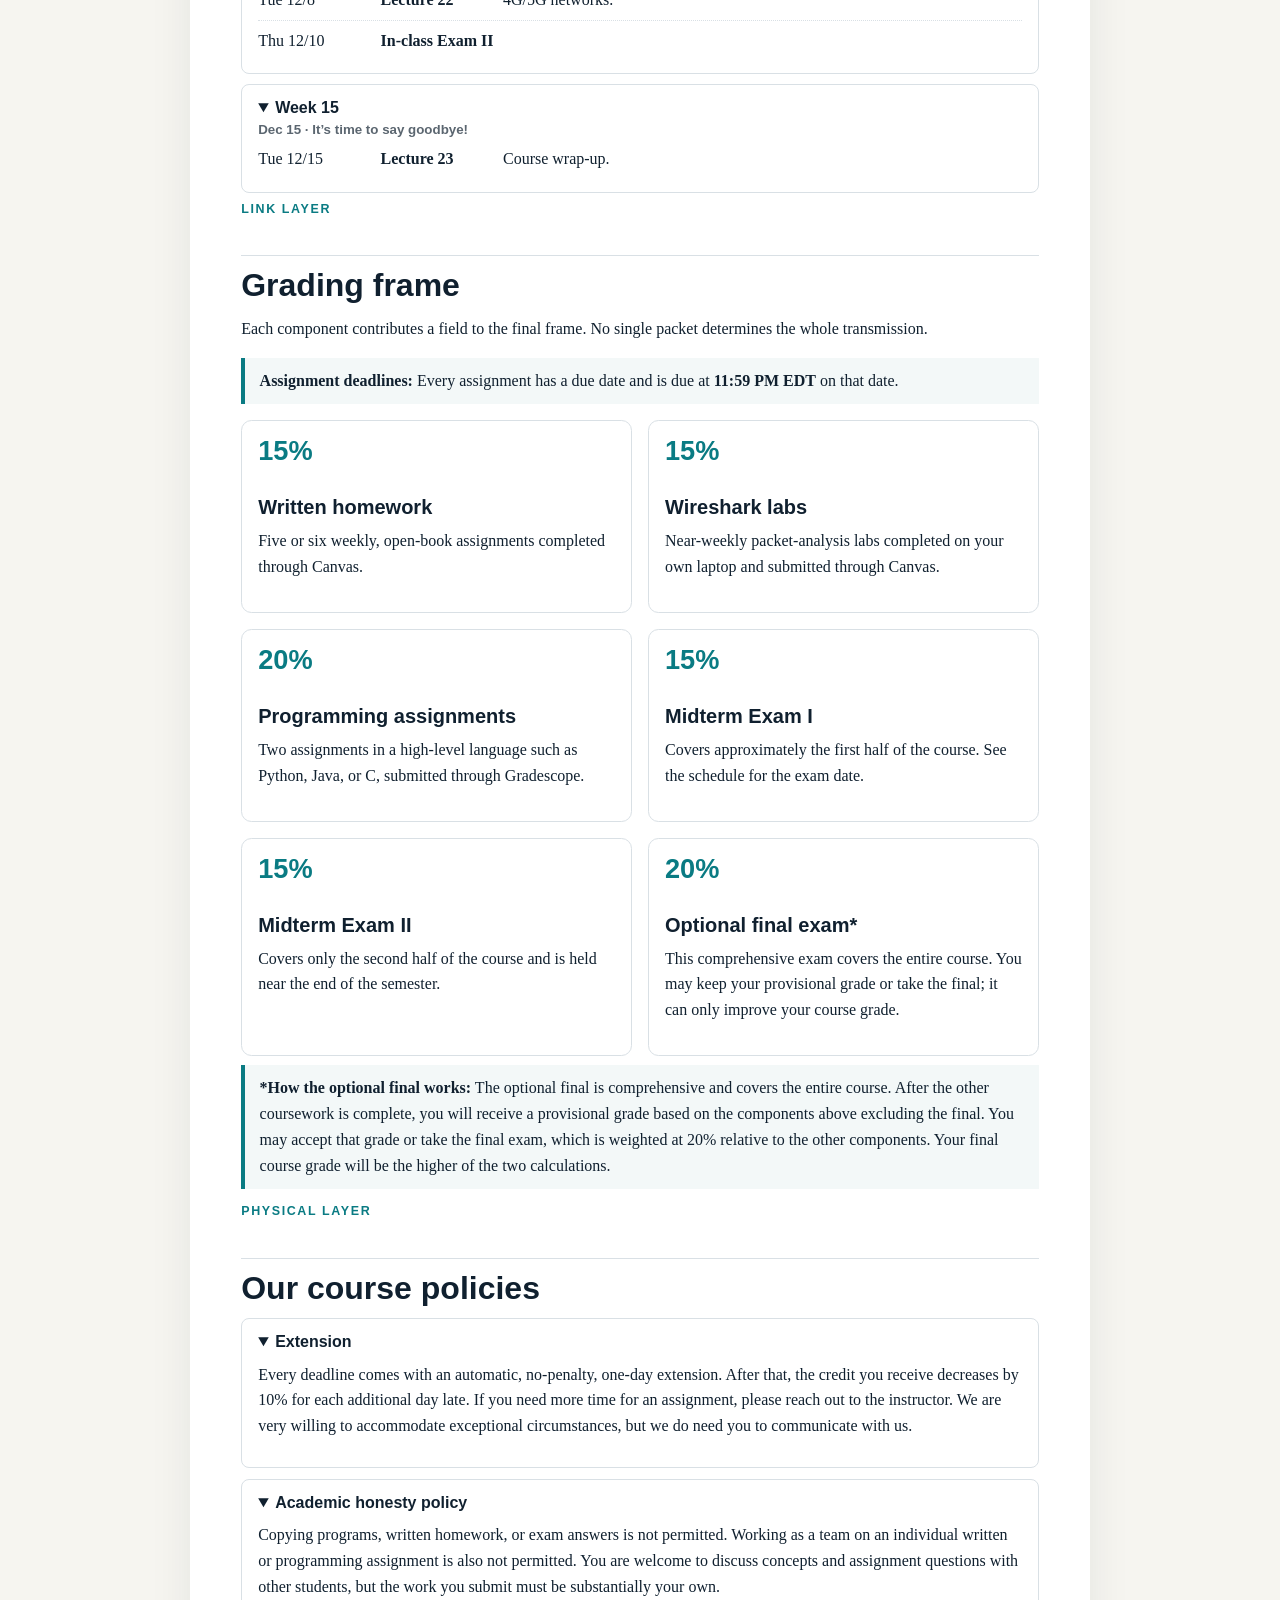
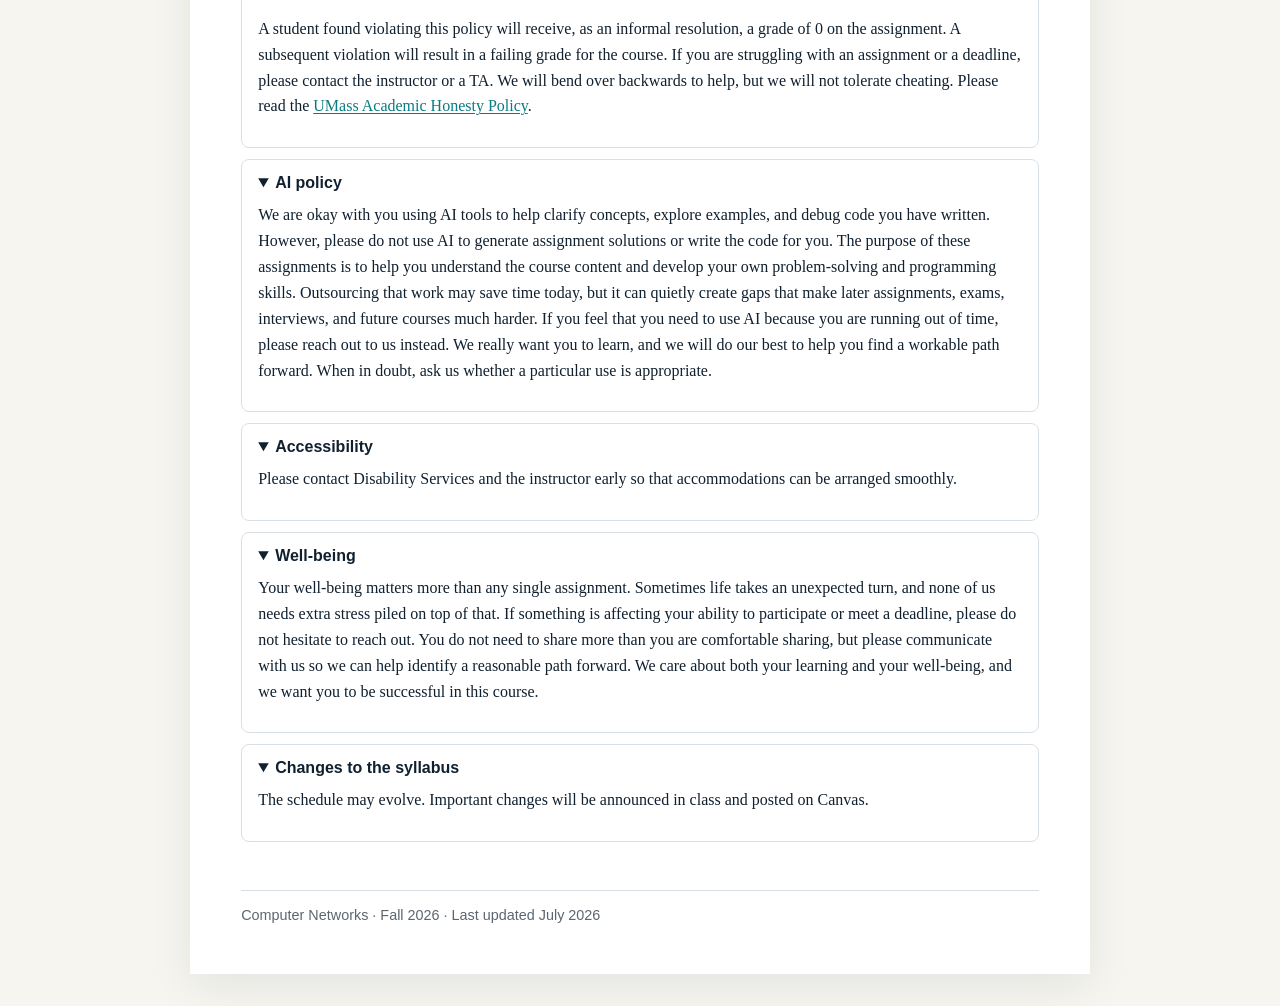
<file: cs453-syllabus-plain.html>
<!DOCTYPE html>
<html lang="en"><head><meta charset="utf-8"/><meta content="width=device-width, initial-scale=1" name="viewport"/><title>CS 453 Computer Networks · Fall 2026 Syllabus</title><style>
:root { color-scheme: light; --ink:#10202f; --muted:#5b6670; --line:#d9e0e5; --accent:#0a7b83; }
* { box-sizing: border-box; }
body { margin:0; color:var(--ink); background:#f6f5f0; font:16px/1.62 Georgia, "Times New Roman", serif; }
main { width:min(900px, calc(100% - 2rem)); margin:2rem auto; background:#fff; padding:clamp(1.5rem,4vw,4rem); box-shadow:0 12px 40px rgba(16,32,47,.08); }
header { border-bottom:3px solid var(--ink); padding-bottom:1.5rem; margin-bottom:2rem; }
h1 { font:800 clamp(2.25rem,6vw,4.5rem)/.98 Arial, sans-serif; margin:0 0 .8rem; letter-spacing:-.04em; }
.term { margin:0; color:var(--muted); font:700 1rem/1.4 Arial,sans-serif; text-transform:uppercase; letter-spacing:.08em; }
h2 { margin:2.5rem 0 .75rem; padding-top:.75rem; border-top:1px solid var(--line); font:800 2rem/1.1 Arial,sans-serif; }
h3 { margin:1.7rem 0 .45rem; font:800 1.25rem/1.2 Arial,sans-serif; }
h4 { margin:1.1rem 0 .35rem; font:800 1.05rem/1.2 Arial,sans-serif; }
p { margin:.55rem 0 1rem; }
a { color:var(--accent); text-underline-offset:2px; }
.section-kicker { margin:0 0 .35rem; color:var(--accent); font:800 .78rem/1 Arial,sans-serif; letter-spacing:.13em; text-transform:uppercase; }
.info-grid,.materials-grid,.grade-grid { display:grid; grid-template-columns:repeat(2,minmax(0,1fr)); gap:1rem; }
.info-grid article,.materials-grid article,.grade-grid article { border:1px solid var(--line); border-radius:.65rem; padding:1rem; break-inside:avoid; }
.material-icon { display:none; }
.protocol-card { border:1px solid var(--line); border-radius:.65rem; padding:.8rem 1rem; }
.protocol-card div { display:flex; justify-content:space-between; gap:2rem; padding:.45rem 0; border-bottom:1px dotted var(--line); }
.protocol-card div:last-child { border-bottom:0; }
.week-card,.policy-list details { border:1px solid var(--line); border-radius:.5rem; margin:.65rem 0; padding:.75rem 1rem; break-inside:avoid; }
.week-card summary,.policy-list summary { font:800 1rem/1.35 Arial,sans-serif; }
.week-card summary small { display:block; color:var(--muted); margin-top:.15rem; }
.week-body p { display:grid; grid-template-columns:7rem 7rem 1fr; gap:.65rem; padding:.45rem 0; margin:0; border-bottom:1px dotted var(--line); }
.week-body p:last-child { border-bottom:0; }
.week-body .special,.week-body .calendar-note { grid-template-columns:7rem 1fr; }
.grade-grid article span { font:800 1.7rem/1 Arial,sans-serif; color:var(--accent); }
.deadline-note,.final-note,.schedule-note { border-left:4px solid var(--accent); padding:.65rem .9rem; background:#f3f8f8; }
footer { margin-top:3rem; padding-top:1rem; border-top:1px solid var(--line); color:var(--muted); font: .9rem Arial,sans-serif; }
@media (max-width:700px) { .info-grid,.materials-grid,.grade-grid { grid-template-columns:1fr; } .week-body p { grid-template-columns:1fr; gap:.1rem; } }
@media print { body { background:#fff; font-size:10.5pt; } main { width:100%; margin:0; padding:0; box-shadow:none; } a { color:#000; text-decoration:none; } h2 { break-after:avoid; } .info-grid,.materials-grid,.grade-grid { grid-template-columns:repeat(2,1fr); } }
.assistants-card { grid-column:1 / -1; }
.assistants-grid { display:grid; grid-template-columns:repeat(2,minmax(0,1fr)); gap:1rem; }
.assistants-grid p { margin:0; overflow-wrap:anywhere; }
.assistant-role { color:var(--muted); font-size:.9em; }
@media screen and (max-width:520px) { .assistants-grid { grid-template-columns:1fr; } }
</style></head><body><main><header><h1>CS 453 Computer Networks</h1><p class="term">Fall 2026 · Tuesdays &amp; Thursdays · 11:30 AM–12:45 PM · Computer Science Building W150</p></header><section class="syllabus-section" id="overview">
<p class="section-kicker">Application Layer</p>
<h2>Course overview</h2>
<p>This course provides an introduction to fundamental concepts in the design and implementation of computer networks, their protocols, and applications. Topics to be covered include: overview of network architectures, applications, network programming interfaces (e.g., sockets), transport, congestion, the network data plane (packet forwarding, addressing) and control plane (routing algorithms, software-defined networks, network management), link-layer protocols, local area networks and data center networks, wireless networks, and a bit of network security. Examples will be drawn primarily from the Internet (e.g., TCP, UDP, and IP) protocol suite. There will be five or six written assignments, a couple of programming assignments, several short hands-on labs (that can be done on any Internet-connected PC). We'll have two exams and an optional final.</p>
<div class="info-grid">
<article>
<h3>Instructor</h3>
<p><strong>Nikko Bovornkeeratiroj</strong> <span class="pronouns">(he/him)</span><br/><a href="mailto:pbovornkeera@umass.edu">pbovornkeera@umass.edu</a><br/>Office hours: On Canvas</p>
</article>
<article>
<h3>Class meetings</h3>
<p>Tuesdays &amp; Thursdays<br/>11:30 AM–12:45 PM<br/>Computer Science Building W150</p>
</article>
<article class="assistants-card">
<h3>TAs / UCAs</h3>
<div class="assistants-grid">
<div><p><strong>Elvis Yeboah-Duako</strong> <span class="pronouns">(he/him)</span><br/><span class="assistant-role">Teaching Assistant</span><br/><a href="mailto:eyeboahduako@umass.edu">eyeboahduako@umass.edu</a></p></div>
<div><p><strong>Arya Krishnan</strong> <span class="pronouns">(she/her)</span><br/><span class="assistant-role">Teaching Assistant</span><br/><a href="mailto:aryakrishnan@umass.edu">aryakrishnan@umass.edu</a></p></div>
<div><p><strong>Sribatscha Maharana</strong> <span class="pronouns">(he/him)</span><br/><span class="assistant-role">Teaching Assistant</span><br/><a href="mailto:sribatschama@umass.edu">sribatschama@umass.edu</a></p></div>
<div><p><strong>Meiling Chen</strong> <span class="pronouns">(she/her)</span><br/><span class="assistant-role">Undergraduate Course Assistant</span><br/><a href="mailto:meilingchen@umass.edu">meilingchen@umass.edu</a></p></div>
</div>
</article>
</div>
<h3>Prerequisites</h3>
<p>A rudimentary understanding of algorithms (e.g., CMPSCI 311) and operating systems (CMPSCI 377) is required, or you should be willing to pick up elements from those courses as needed. A previous course in computer organization (e.g., CMPSCI 201) is required. You must be able to program in a structured high-level programming language, such as Python.</p>
<h3>Materials</h3>
<div class="materials-grid">
<article>
<p aria-hidden="true" class="material-icon">📘</p>
<h4>Textbook</h4>
<p><a href="https://www.pearson.com/en-us/subject-catalog/p/computer-networking-a-top-down-approach/P200000013385/9780135415603"><strong>Computer Networking: A Top-Down Approach, 9th Edition</strong></a><br/>J. F. Kurose &amp; K. W. Ross<br/>Pearson, 2025</p>
<p>You can get by OK with a copy of the 8th edition, although I strongly recommend the 9th edition because it includes substantial new and updated material.</p>
</article>
<article>
<p aria-hidden="true" class="material-icon">🎥</p>
<h4>Recorded lectures</h4>
<p>This course will be taught in person and recorded. You can watch the recordings using Echo360.</p>
<p>Pre-recorded lectures by Prof. Jim Kurose and additional materials are available on the <a href="http://gaia.cs.umass.edu/kurose_ross/online_lectures.htm">textbook companion site</a>.</p>
</article>
<article>
<p aria-hidden="true" class="material-icon">🖥️</p>
<h4>PowerPoint slides</h4>
<p>The PowerPoint slides used for this class will be posted on Canvas. I will do my best to release the slides before each lecture.</p>
</article>
</div>
</section><section class="syllabus-section" id="communication">
<p class="section-kicker">Transport Layer</p>
<h2>Communication protocol</h2>
<p>We are here to help! Please don’t hesitate to reach out. Here are our protocol guidelines for which channels to use and what to expect.</p>
<div class="protocol-card">
<div><span>Channel</span><strong>Piazza</strong></div>
<div><span>Expected ACK</span><strong>Within 1 business day</strong></div>
<div><span>Urgent flag</span><strong>Email with “CS453” in subject</strong></div>
<div><span>Retransmission</span><strong>Follow up after 24 hours</strong></div>
</div>
<p>Use Piazza for questions that may help the class. Use email for urgent matters. Please do not hesitate to follow up if I have not replied within the expected time of one business day. Please include enough context for us to reconstruct the packet.</p>
</section><section class="syllabus-section" id="schedule">
<p class="section-kicker">Network Layer</p>
<h2>Route through the semester</h2>
<p class="schedule-note">This schedule is tentative and may change as the semester unfolds. It is intended to give you the big picture of what we plan to cover and when.</p>
<div aria-label="Fall 2026 course schedule" class="week-list">
<details class="week-card" open="">
<summary><span>Week 1</span><small>Sep 8 &amp; 10 · Course foundations</small></summary>
<div class="week-body">
<p><time datetime="2026-09-08">Tue 9/8</time><strong>Lecture 1</strong> Course goals and overview. Course mechanics. What is the Internet? What is a protocol?</p>
<p><time datetime="2026-09-10">Thu 9/10</time><strong>Lecture 2</strong> The network edge, the network core, and performance: delay, loss, and throughput.</p>
</div>
</details>
<details class="week-card" open="">
<summary><span>Week 2</span><small>Sep 15 &amp; 17 · Layering and HTTP</small></summary>
<div class="week-body">
<p><time datetime="2026-09-15">Tue 9/15</time><strong>Lecture 3</strong> Performance continued; layering; encapsulation; networks under attack; history.</p>
<p><time datetime="2026-09-17">Thu 9/17</time><strong>Lecture 4</strong> Principles of networked applications; the Web and HTTP.</p>
</div>
</details>
<details class="week-card" open="">
<summary><span>Week 3</span><small>Sep 22 &amp; 24 · HTTP, DNS, and CDNs</small></summary>
<div class="week-body">
<p><time datetime="2026-09-22">Tue 9/22</time><strong>Lecture 5</strong> HTTP continued; e-mail; DNS.</p>
<p><time datetime="2026-09-24">Thu 9/24</time><strong>Lecture 6</strong> DNS, video streaming, and content distribution networks.</p>
</div>
</details>
<details class="week-card" open="">
<summary><span>Week 4</span><small>Sep 29 &amp; Oct 1 · Sockets and UDP</small></summary>
<div class="week-body">
<p><time datetime="2026-09-29">Tue 9/29</time><strong>Lecture 7</strong> Socket programming.</p>
<p><time datetime="2026-10-01">Thu 10/1</time><strong>Lecture 8</strong> Introduction to the transport layer; multiplexing and demultiplexing; UDP.</p>
</div>
</details>
<details class="week-card" open="">
<summary><span>Week 5</span><small>Oct 6 &amp; 8 · Reliable transport and TCP</small></summary>
<div class="week-body">
<p><time datetime="2026-10-06">Tue 10/6</time><strong>Lecture 9</strong> Principles of reliable data transfer.</p>
<p><time datetime="2026-10-08">Thu 10/8</time><strong>Lecture 10</strong> Pipelined protocols; TCP connection management and reliable data transfer.</p>
</div>
</details>
<details class="week-card" open="">
<summary><span>Week 6</span><small>Oct 13 &amp; 15 · Congestion and network layer</small></summary>
<div class="week-body">
<p><time datetime="2026-10-13">Tue 10/13</time><strong>Lecture 11</strong> Principles of congestion control; TCP congestion control.</p>
<p><time datetime="2026-10-15">Thu 10/15</time><strong>Lecture 12</strong> Congestion-control futures; introduction to the network layer: forwarding, routing, data plane, and control plane.</p>
</div>
</details>
<details class="week-card" open="">
<summary><span>Week 7</span><small>Oct 20 &amp; 22 · Routers and Exam I</small></summary>
<div class="week-body">
<p><time datetime="2026-10-20">Tue 10/20</time><strong>Lecture 13</strong> What is inside a router?</p>
<p class="special exam"><time datetime="2026-10-22">Thu 10/22</time><strong>In-class Exam I</strong></p>
</div>
</details>
<details class="week-card" open="">
<summary><span>Week 8</span><small>Oct 27 &amp; 29 · IP, SDN, and middleboxes</small></summary>
<div class="week-body">
<p><time datetime="2026-10-27">Tue 10/27</time><strong>Lecture 14</strong> The Internet Protocol: IPv4 and IPv6.</p>
<p><time datetime="2026-10-29">Thu 10/29</time><strong>Lecture 15</strong> Generalized forwarding and SDN; middleboxes.</p>
</div>
</details>
<details class="week-card" open="">
<summary><span>Week 9</span><small>Nov 3 &amp; 5 · Election Day and routing algorithms</small></summary>
<div class="week-body">
<p class="special no-class"><time datetime="2026-11-03">Tue 11/3</time><strong>Election Day · No class</strong></p>
<p><time datetime="2026-11-05">Thu 11/5</time><strong>Lecture 16</strong> Link-state and distance-vector routing algorithms.</p>
</div>
</details>
<details class="week-card" open="">
<summary><span>Week 10</span><small>Nov 10 &amp; 12 · Routing protocols and link layer</small></summary>
<div class="week-body">
<p><time datetime="2026-11-10">Tue 11/10</time><strong>Lecture 17</strong> Routing protocols: OSPF and BGP.</p>
<p><time datetime="2026-11-12">Thu 11/12</time><strong>Lecture 18</strong> Introduction to the link layer; error detection and correction; multiple-access protocols.</p>
<p class="calendar-note"><time datetime="2026-11-11">Wed 11/11</time><strong>Veterans Day holiday</strong></p>
</div>
</details>
<details class="week-card" open="">
<summary><span>Week 11</span><small>Nov 17 &amp; 19 · TBA and switched LANs</small></summary>
<div class="week-body">
<p class="special tba"><time datetime="2026-11-17">Tue 11/17</time><strong>Topic TBA</strong></p>
<p><time datetime="2026-11-19">Thu 11/19</time><strong>Lecture 19</strong> Cable networks (DOCSIS); switched LANs.</p>
</div>
</details>
<details class="week-card" open="">
<summary><span>Week 12</span><small>Nov 24 · Wednesday schedule and Thanksgiving break</small></summary>
<div class="week-body">
<p class="special no-class"><time datetime="2026-11-24">Tue 11/24</time><strong>Wednesday schedule · No CS453 class</strong></p>
<p class="calendar-note"><strong>Thanksgiving break</strong></p>
</div>
</details>
<details class="week-card" open="">
<summary><span>Week 13</span><small>Dec 1 &amp; 3 · Data centers and wireless</small></summary>
<div class="week-body">
<p><time datetime="2026-12-01">Tue 12/1</time><strong>Lecture 20</strong> Data-center networking; retrospective: a day in the life of a web-page request.</p>
<p><time datetime="2026-12-03">Thu 12/3</time><strong>Lecture 21</strong> The wireless channel; Wi-Fi and Bluetooth.</p>
</div>
</details>
<details class="week-card" open="">
<summary><span>Week 14</span><small>Dec 8 &amp; 10 · 4G/5G and Exam II</small></summary>
<div class="week-body">
<p><time datetime="2026-12-08">Tue 12/8</time><strong>Lecture 22</strong> 4G/5G networks.</p>
<p class="special exam"><time datetime="2026-12-10">Thu 12/10</time><strong>In-class Exam II</strong></p>
</div>
</details>
<details class="week-card" open="">
<summary><span>Week 15</span><small>Dec 15 · It’s time to say goodbye!</small></summary>
<div class="week-body">
<p><time datetime="2026-12-15">Tue 12/15</time><strong>Lecture 23</strong> Course wrap-up.</p>
</div>
</details>
</div>
</section><section class="syllabus-section" id="grading">
<p class="section-kicker">Link Layer</p>
<h2>Grading frame</h2>
<p>Each component contributes a field to the final frame. No single packet determines the whole transmission.</p>
<p class="deadline-note"><strong>Assignment deadlines:</strong> Every assignment has a due date and is due at <strong>11:59 PM EDT</strong> on that date.</p>
<div class="grade-grid">
<article><span>15%</span><h3>Written homework</h3><p>Five or six weekly, open-book assignments completed through Canvas.</p></article>
<article><span>15%</span><h3>Wireshark labs</h3><p>Near-weekly packet-analysis labs completed on your own laptop and submitted through Canvas.</p></article>
<article><span>20%</span><h3>Programming assignments</h3><p>Two assignments in a high-level language such as Python, Java, or C, submitted through Gradescope.</p></article>
<article><span>15%</span><h3>Midterm Exam I</h3><p>Covers approximately the first half of the course. See the schedule for the exam date.</p></article>
<article><span>15%</span><h3>Midterm Exam II</h3><p>Covers only the second half of the course and is held near the end of the semester.</p></article>
<article><span>20%</span><h3>Optional final exam*</h3><p>This comprehensive exam covers the entire course. You may keep your provisional grade or take the final; it can only improve your course grade.</p></article>
</div>
<p class="final-note"><strong>*How the optional final works:</strong> The optional final is comprehensive and covers the entire course. After the other coursework is complete, you will receive a provisional grade based on the components above excluding the final. You may accept that grade or take the final exam, which is weighted at 20% relative to the other components. Your final course grade will be the higher of the two calculations.</p>
</section><section class="syllabus-section" id="policies">
<p class="section-kicker">Physical Layer</p>
<h2>Our course policies</h2>
<div class="policy-list">
<details open=""><summary>Extension</summary><p>Every deadline comes with an automatic, no-penalty, one-day extension. After that, the credit you receive decreases by 10% for each additional day late. If you need more time for an assignment, please reach out to the instructor. We are very willing to accommodate exceptional circumstances, but we do need you to communicate with us.</p></details>
<details open=""><summary>Academic honesty policy</summary><p>Copying programs, written homework, or exam answers is not permitted. Working as a team on an individual written or programming assignment is also not permitted. You are welcome to discuss concepts and assignment questions with other students, but the work you submit must be substantially your own.</p><p>A student found violating this policy will receive, as an informal resolution, a grade of 0 on the assignment. A subsequent violation will result in a failing grade for the course. If you are struggling with an assignment or a deadline, please contact the instructor or a TA. We will bend over backwards to help, but we will not tolerate cheating. Please read the <a href="https://www.umass.edu/policy/academic-honesty" rel="noopener noreferrer" target="_blank">UMass Academic Honesty Policy</a>.</p></details>
<details open=""><summary>AI policy</summary><p>We are okay with you using AI tools to help clarify concepts, explore examples, and debug code you have written. However, please do not use AI to generate assignment solutions or write the code for you. The purpose of these assignments is to help you understand the course content and develop your own problem-solving and programming skills. Outsourcing that work may save time today, but it can quietly create gaps that make later assignments, exams, interviews, and future courses much harder. If you feel that you need to use AI because you are running out of time, please reach out to us instead. We really want you to learn, and we will do our best to help you find a workable path forward. When in doubt, ask us whether a particular use is appropriate.</p></details>
<details open=""><summary>Accessibility</summary><p>Please contact Disability Services and the instructor early so that accommodations can be arranged smoothly.</p></details>
<details open=""><summary>Well-being</summary><p>Your well-being matters more than any single assignment. Sometimes life takes an unexpected turn, and none of us needs extra stress piled on top of that. If something is affecting your ability to participate or meet a deadline, please do not hesitate to reach out. You do not need to share more than you are comfortable sharing, but please communicate with us so we can help identify a reasonable path forward. We care about both your learning and your well-being, and we want you to be successful in this course.</p></details>
<details open=""><summary>Changes to the syllabus</summary><p>The schedule may evolve. Important changes will be announced in class and posted on Canvas.</p></details>
</div>
</section><footer>Computer Networks · Fall 2026 · Last updated July 2026</footer></main></body></html>
</file>
<file: css/styles.css>
:root {
  --ink: #10202f;
  --muted: #5c6c78;
  --paper: #f7f5ef;
  --panel: #ffffff;
  --accent: #ff6b35;
  --accent-2: #0a7b83;
  --hero-accent: #8EDCFF;
  --line: #dbe2e7;
  --shadow: 0 24px 70px rgba(16, 32, 47, 0.12);
}

* { box-sizing: border-box; }
html { scroll-behavior: smooth; }
body {
  margin: 0;
  color: var(--ink);
  background: var(--paper);
  font-family: Inter, ui-sans-serif, system-ui, -apple-system, BlinkMacSystemFont, "Segoe UI", sans-serif;
  line-height: 1.65;
}

a { color: inherit; }
.skip-link {
  position: fixed;
  left: 1rem;
  top: -4rem;
  z-index: 100;
  background: #fff;
  padding: .75rem 1rem;
  border-radius: .5rem;
}
.skip-link:focus { top: 1rem; }

.hero {
  min-height: 78vh;
  display: grid;
  grid-template-rows: auto 1fr;
  background:
    radial-gradient(circle at 15% 20%, rgba(142,220,255,.18), transparent 27%),
    radial-gradient(circle at 85% 30%, rgba(10,123,131,.28), transparent 30%),
    #10202f;
  color: white;
}
.topbar {
  display: flex;
  justify-content: space-between;
  align-items: center;
  padding: 1.2rem clamp(1rem, 4vw, 4rem);
  border-bottom: 1px solid rgba(255,255,255,.15);
}
.brand { font-weight: 800; text-decoration: none; }
.nav-links { display: flex; gap: 1rem; flex-wrap: wrap; }
.nav-links a { text-decoration: none; opacity: .82; }
.nav-links a:hover { opacity: 1; }
.hero-copy {
  width: min(900px, calc(100% - 2rem));
  margin: auto;
  padding: 5rem 0 7rem;
}
.eyebrow, .section-kicker {
  text-transform: uppercase;
  letter-spacing: .15em;
  font-size: .78rem;
  font-weight: 800;
}
.section-kicker {
  color: #8b949d;
  opacity: .78;
}
.hero h1 {
  margin: .25rem 0 1rem;
  font-size: clamp(2.8rem, 7.2vw, 6.4rem);
  line-height: .92;
  max-width: 12ch;
}
.hero h1 span { display: block; }
.hero h1 span:nth-child(2) { color: var(--accent); }
.lede { max-width: 58ch; font-size: 1.25rem; color: rgba(255,255,255,.78); }
.button {
  display: inline-block;
  margin-top: 1rem;
  padding: .9rem 1.15rem;
  border-radius: 999px;
  background: var(--accent);
  color: white;
  text-decoration: none;
  font-weight: 800;
  border: 0;
  cursor: pointer;
}
.button.secondary { background: var(--ink); }

main {
  display: grid;
  grid-template-columns: minmax(320px, .8fr) minmax(0, 1.4fr);
  gap: clamp(2rem, 5vw, 6rem);
  width: min(1400px, calc(100% - 2rem));
  margin: 0 auto;
}
.protocol-stage { position: relative; }
.packet-panel {
  position: sticky;
  top: 1.5rem;
  min-height: calc(100vh - 3rem);
  display: flex;
  flex-direction: column;
  justify-content: center;
  align-items: center;
  padding: 2rem;
}
.layer-label {
  margin-bottom: 1rem;
  font-weight: 900;
  letter-spacing: .08em;
  text-transform: uppercase;
}
.packet {
  width: min(100%, 520px);
  background: white;
  border: 3px solid var(--ink);
  border-radius: 1rem;
  overflow: hidden;
  box-shadow: var(--shadow);
  transition: transform .5s ease;
}
.header, .trailer, .payload {
  padding: 1rem;
  border-bottom: 2px solid var(--ink);
  font-weight: 800;
  transition: all .45s ease;
}
.ethernet { background: #f9c74f; }
.ip { background: #90be6d; }
.tcp { background: #4d9de0; color: white; }
.payload { background: white; display: grid; gap: .25rem; }
.payload span { color: var(--muted); font-weight: 500; }
.trailer { background: #f9844a; border-bottom: 0; }
.packet .header, .packet .trailer { max-height: 0; opacity: 0; padding-block: 0; border-width: 0; }
.packet.transport .tcp,
.packet.network .tcp, .packet.network .ip,
.packet.link .tcp, .packet.link .ip, .packet.link .ethernet, .packet.link .trailer,
.packet.physical .tcp, .packet.physical .ip, .packet.physical .ethernet, .packet.physical .trailer {
  max-height: 100px;
  opacity: 1;
  padding: 1rem;
  border-width: 2px;
}
.packet.physical { transform: scale(.93); }
.bits {
  margin-top: 1.5rem;
  font-family: "SFMono-Regular", Consolas, monospace;
  color: var(--accent-2);
  opacity: 0;
  transform: translateY(8px);
  transition: .4s ease;
  text-align: center;
}
.bits.visible { opacity: 1; transform: translateY(0); }
.packet-note { color: var(--muted); text-align: center; }

.content-column { padding: 8rem 0; }
.syllabus-section, .arrival {
  min-height: 88vh;
  padding: 4rem 0;
  border-bottom: 1px solid var(--line);
  scroll-margin-top: 2rem;
}
.syllabus-section h2, .arrival h2 {
  margin: .2rem 0 1rem;
  font-size: clamp(2.2rem, 5vw, 4.8rem);
  line-height: 1;
  max-width: 12ch;
}
.syllabus-section h3 { margin-top: 2rem; }
.syllabus-section p, .syllabus-section li, .arrival p { font-size: 1.05rem; }
.info-grid, .grade-grid {
  display: grid;
  grid-template-columns: repeat(2, minmax(0,1fr));
  gap: 1rem;
  margin: 2rem 0;
}
.info-grid article, .grade-grid article, .protocol-card {
  background: var(--panel);
  border: 1px solid var(--line);
  border-radius: 1rem;
  padding: 1.25rem;
}
.info-grid h3, .grade-grid h3 { margin: 0 0 .3rem; }
.protocol-card { display: grid; gap: .8rem; }
.protocol-card div { display: flex; justify-content: space-between; gap: 2rem; border-bottom: 1px dashed var(--line); padding-bottom: .6rem; }
.protocol-card div:last-child { border-bottom: 0; }
.protocol-card span { color: var(--muted); }
.route-map { margin: 2rem 0; }
.route-stop {
  padding: 1rem 1.1rem;
  margin-bottom: .8rem;
  border-left: 4px solid var(--accent-2);
  border-radius: 0 .8rem .8rem 0;
  background: rgba(255,255,255,.72);
}
.route-stop small { display: block; color: var(--muted); }
.table-wrap { overflow-x: auto; }
table { width: 100%; border-collapse: collapse; background: white; }
th, td { text-align: left; padding: .9rem; border-bottom: 1px solid var(--line); }
th { background: #edf2f4; }
.grade-grid article span { font-size: 2rem; font-weight: 900; color: var(--accent-2); }
.policy-list details { background: white; border: 1px solid var(--line); border-radius: .8rem; padding: 1rem 1.1rem; margin-bottom: .8rem; }
.policy-list summary { cursor: pointer; font-weight: 900; }
.arrival { min-height: 65vh; }

footer {
  display: flex;
  justify-content: space-between;
  align-items: center;
  gap: 1rem;
  padding: 2rem clamp(1rem, 4vw, 4rem);
  background: var(--ink);
  color: white;
}
footer button { padding: .75rem 1rem; border-radius: 999px; border: 0; font-weight: 800; cursor: pointer; }

@media (max-width: 900px) {
  main { display: block; }
  .protocol-stage { height: 48vh; }
  .packet-panel { min-height: 48vh; top: 0; background: rgba(247,245,239,.96); z-index: 5; padding: 1rem; }
  .packet { width: min(92vw, 520px); }
  .content-column { padding-top: 1rem; }
  .info-grid, .grade-grid { grid-template-columns: 1fr; }
}

@media (max-width: 640px) {
  .nav-links { display: none; }
  .hero { min-height: 68vh; }
  .hero-copy { padding: 4rem 0; }
  .protocol-card div { display: grid; gap: .1rem; }
  footer { display: grid; }
}

@media (prefers-reduced-motion: reduce) {
  html { scroll-behavior: auto; }
  *, *::before, *::after { transition: none !important; animation: none !important; }
}

@media print {
  .hero, .protocol-stage, footer button, .nav-links { display: none !important; }
  body { background: white; font-size: 11pt; }
  main { display: block; width: 100%; }
  .content-column { padding: 0; }
  .syllabus-section, .arrival { min-height: auto; break-inside: avoid; padding: 1.2rem 0; }
  .syllabus-section h2, .arrival h2 { font-size: 24pt; }
  details { break-inside: avoid; }
  footer { display: block; background: white; color: black; padding: 1rem 0; }
}

/* End-to-end physical transmission */
.transmission {
  width: min(100%, 560px);
  display: grid;
  grid-template-columns: 72px minmax(120px, 1fr) 72px;
  align-items: end;
  gap: .65rem;
  margin-top: 1.5rem;
  opacity: 0;
  max-height: 0;
  overflow: hidden;
  transform: translateY(10px);
  transition: opacity .4s ease, transform .4s ease, max-height .4s ease;
}
.packet-panel.transmitting .transmission,
.packet-panel.arrived .transmission {
  opacity: 1;
  max-height: 190px;
  overflow: visible;
  transform: translateY(0);
}
.endpoint { text-align: center; color: var(--muted); font-weight: 800; }
.computer-screen {
  width: 62px;
  height: 48px;
  margin: 0 auto;
  border: 4px solid var(--ink);
  border-radius: .5rem;
  background: #e8f7f8;
  display: grid;
  place-items: center;
  box-shadow: inset 0 0 0 3px white;
}
.computer-screen span { font-size: .8rem; font-weight: 900; color: var(--accent-2); }
.computer-base {
  width: 42px;
  height: 8px;
  margin: 3px auto 5px;
  border-radius: 0 0 8px 8px;
  background: var(--ink);
}
.medium { position: relative; height: 82px; min-width: 0; }
.wire {
  position: absolute;
  left: 0;
  right: 0;
  bottom: 25px;
  height: 7px;
  border-radius: 999px;
  background: repeating-linear-gradient(90deg, var(--accent-2) 0 18px, #84c9cd 18px 30px);
  box-shadow: 0 0 0 3px white, 0 0 0 4px var(--line);
}
.signal-bits {
  position: absolute;
  top: 0;
  left: 50%;
  width: max-content;
  max-width: 100%;
  transform: translateX(-50%);
  overflow: hidden;
  white-space: nowrap;
  font: 700 .67rem/1 "SFMono-Regular", Consolas, monospace;
  color: var(--accent-2);
  opacity: .75;
}
.mini-packet {
  position: absolute;
  left: -2px;
  bottom: 14px;
  z-index: 2;
  width: 43px;
  height: 29px;
  display: grid;
  grid-template-columns: 8px 8px 8px 1fr;
  border: 2px solid var(--ink);
  border-radius: .35rem;
  overflow: hidden;
  background: white;
  box-shadow: 0 5px 12px rgba(16,32,47,.25);
}
.mini-packet i:nth-child(1) { background: #f9c74f; }
.mini-packet i:nth-child(2) { background: #90be6d; }
.mini-packet i:nth-child(3) { background: #4d9de0; }
.mini-packet i:nth-child(4) { background: white; }
.packet-panel.transmitting .mini-packet,
.packet-panel.arrived .mini-packet {
  transition: opacity .25s ease;
}
.packet-panel.arrived .mini-packet {
  opacity: .35;
}
.packet-panel.transmitting #packet {
  transform: scale(.28) translateY(26px);
  opacity: 0;
  pointer-events: none;
  max-height: 0;
}
.packet-panel.arrived #packet {
  transform: scale(1);
  opacity: 1;
  max-height: 520px;
  transition: none;
  animation: received-packet .6s .18s cubic-bezier(.2,.8,.2,1) both;
}
/* At the receiver, reveal the complete frame as one object. Without this,
   each header's max-height transition runs after the outer scale animation,
   which looks like a second expansion. */
.packet-panel.arrived #packet .header,
.packet-panel.arrived #packet .trailer,
.packet-panel.arrived #packet .payload {
  transition: none;
}
.packet-panel.arrived .destination-endpoint .computer-screen {
  animation: destination-glow 1.3s ease-in-out infinite alternate;
}
@keyframes received-packet {
  from { transform: scale(.5) translateX(35%); opacity: 0; }
  to { transform: scale(1) translateX(0); opacity: 1; }
}
@keyframes destination-glow {
  to { background: #c9f3e8; box-shadow: inset 0 0 0 3px white, 0 0 22px rgba(10,123,131,.38); }
}
@media (max-width: 520px) {
  .hero h1 { font-size: clamp(2.65rem, 15vw, 4.4rem); max-width: 11ch; }
  .transmission { grid-template-columns: 54px minmax(90px, 1fr) 54px; gap: .35rem; }
  .computer-screen { width: 48px; height: 39px; }
  .computer-base { width: 33px; }
  .signal-bits { font-size: .52rem; }
}
@media print {
  .transmission { display: none !important; }
}

/* Collapsible semester schedule */
.week-list {
  display: grid;
  gap: .8rem;
  margin-top: 2rem;
}

.week-card {
  background: #fff;
  border: 1px solid var(--line);
  border-radius: 1rem;
  overflow: hidden;
  box-shadow: 0 8px 24px rgba(15, 23, 42, .05);
}

.week-card summary {
  display: grid;
  grid-template-columns: 7rem 1fr;
  gap: 1rem;
  align-items: center;
  cursor: pointer;
  list-style: none;
  padding: 1rem 1.15rem;
  font-weight: 750;
}

.week-card summary::-webkit-details-marker { display: none; }

.week-card summary::after {
  content: "+";
  grid-column: 3;
  font-size: 1.35rem;
  line-height: 1;
  transition: transform .2s ease;
}

.week-card[open] summary::after { transform: rotate(45deg); }
.week-card summary span { color: var(--ink); }
.week-card summary small { color: var(--muted); font-weight: 600; }

.week-body {
  border-top: 1px solid var(--line);
  padding: .45rem 1.15rem .9rem;
}

.week-body p {
  display: grid;
  grid-template-columns: 7rem 6.5rem 1fr;
  gap: .8rem;
  align-items: baseline;
  margin: 0;
  padding: .8rem 0;
  border-bottom: 1px dashed var(--line);
}

.week-body p:last-child { border-bottom: 0; }
.week-body time { color: var(--muted); font-variant-numeric: tabular-nums; }
.week-body strong { color: var(--ink); }
.week-body .special,
.week-body .calendar-note {
  grid-template-columns: 7rem minmax(0, 1fr);
  border-radius: .65rem;
  margin-top: .35rem;
  padding: .75rem .8rem;
  border-bottom: 0;
}

.week-body .special strong,
.week-body .calendar-note strong {
  white-space: nowrap;
}

.week-body .calendar-note:not(:has(time)) strong {
  grid-column: 1 / -1;
}
.week-body .exam { background: #fff4e8; }
.week-body .no-class { background: #eef6ff; }
.week-body .tba { background: #f5f2ff; }
.week-body .calendar-note { background: #f7f8fa; color: var(--muted); }

@media (max-width: 720px) {
  .week-card summary { grid-template-columns: 5.5rem 1fr; gap: .6rem; }
  .week-card summary::after { grid-column: 3; }
  .week-body p { grid-template-columns: 1fr; gap: .2rem; }
  .week-body .special,
  .week-body .calendar-note { grid-template-columns: auto minmax(0, 1fr); }
  .week-body .special strong,
  .week-body .calendar-note strong { white-space: normal; }
}

@media print {
  .week-card { break-inside: avoid; }
  .week-card > .week-body { display: block !important; }
  .week-card summary::after { display: none; }
}

/* v7 refinements */
.hero h1 span:nth-child(3) {
  white-space: nowrap;
  font-size: .78em;
  letter-spacing: -.035em;
}

/* During launch, the full frame shrinks first. The miniature frame then
   takes over and moves across the link according to scroll position. */
.packet-panel.transmitting #packet {
  transform: translateY(calc(26px * var(--shrink, 1))) scale(calc(1 - .72 * var(--shrink, 1)));
  opacity: calc(1 - var(--shrink, 1));
  max-height: calc(520px * (1 - var(--shrink, 1)));
  transition: none;
}
.packet-panel.transmitting .mini-packet {
  opacity: var(--mini-visible, 1);
  transition: none;
}

@media (max-width: 720px) {
  .hero h1 span:nth-child(3) {
    font-size: .58em;
    letter-spacing: -.045em;
  }
}

/* Course materials */
.materials-grid {
  display: grid;
  grid-template-columns: repeat(3, minmax(0, 1fr));
  gap: 1rem;
  margin: 1.25rem 0 2rem;
}
.materials-grid article {
  background: var(--panel);
  border: 1px solid var(--line);
  border-radius: 1rem;
  padding: 1.25rem;
}
.materials-grid h4 {
  margin: .15rem 0 .7rem;
  font-size: 1.15rem;
}
.materials-grid p {
  font-size: .98rem;
}
.material-icon {
  margin: 0;
  font-size: 1.65rem !important;
}
.materials-grid a {
  color: var(--accent-2);
  font-weight: 800;
}
@media (max-width: 900px) {
  .materials-grid { grid-template-columns: 1fr; }
}

/* v9 content and motion refinements */
.hero h1 {
  max-width: 15ch;
  font-size: clamp(2.55rem, 6.3vw, 5.8rem);
  line-height: .96;
}
.hero h1 span {
  display: block;
  font-size: 1em !important;
  letter-spacing: -.045em !important;
  white-space: nowrap;
}
.hero h1 span:nth-child(2) { color: var(--accent); }

.packet {
  transition: transform .65s cubic-bezier(.16,1,.3,1), opacity .45s ease;
}
.header, .trailer, .payload {
  transition: max-height .62s cubic-bezier(.16,1,.3,1), opacity .34s ease, padding .62s cubic-bezier(.16,1,.3,1), border-width .34s ease;
}
.packet-panel.transmitting .transmission,
.packet-panel.arrived .transmission {
  transition: opacity .58s ease, transform .7s cubic-bezier(.16,1,.3,1), max-height .5s ease;
}

.final-note {
  background: rgba(10,123,131,.08);
  border-left: 4px solid var(--accent-2);
  border-radius: 0 .9rem .9rem 0;
  padding: 1rem 1.15rem;
  margin-top: 1rem;
}

/* Router waypoints in the physical-layer journey */
.router {
  --router-glow: 0;
  position: absolute;
  bottom: 0;
  z-index: 1;
  width: 64px;
  transform: translateX(-50%);
  text-align: center;
  color: var(--muted);
  font-weight: 800;
  pointer-events: none;
}
.router-one { left: 33.333%; }
.router-two { left: 66.666%; }
.router-body {
  position: relative;
  width: 48px;
  height: 28px;
  margin: 0 auto 4px;
  border: 3px solid var(--ink);
  border-radius: .45rem;
  background: #e8f7f8;
  box-shadow:
    inset 0 0 0 2px white,
    0 0 calc(4px + 18px * var(--router-glow)) rgba(10,123,131,.38);
  transition: background .12s linear, box-shadow .12s linear, transform .12s linear;
  transform: translateY(calc(-2px * var(--router-glow))) scale(calc(1 + .05 * var(--router-glow)));
}
.router-body::before,
.router-body::after {
  content: "";
  position: absolute;
  top: 50%;
  width: 7px;
  height: 7px;
  margin-top: -3.5px;
  border-radius: 50%;
  background: var(--accent-2);
  opacity: calc(.35 + .65 * var(--router-glow));
}
.router-body::before { left: 7px; }
.router-body::after { right: 7px; }
.router-body i {
  position: absolute;
  bottom: 4px;
  width: 4px;
  height: 4px;
  border-radius: 50%;
  background: #90be6d;
  opacity: calc(.35 + .65 * var(--router-glow));
}
.router-body i:nth-child(1) { left: 14px; }
.router-body i:nth-child(2) { left: 22px; }
.router-body i:nth-child(3) { left: 30px; }
.router small { font-size: .6rem; white-space: nowrap; }

@media (max-width: 520px) {
  .router { width: 48px; }
  .router-body { width: 38px; height: 24px; }
  .router-body i:nth-child(1) { left: 10px; }
  .router-body i:nth-child(2) { left: 17px; }
  .router-body i:nth-child(3) { left: 24px; }
  .router small { font-size: .5rem; }
}

/* v13: course staff ring topology */
.class-meeting-card {
  display: grid;
  grid-template-columns: auto 1fr;
  gap: .25rem 1rem;
  align-items: baseline;
  margin: 1.5rem 0 2.5rem;
  padding: 1rem 1.15rem;
  border: 1px solid var(--line);
  border-left: 4px solid var(--accent-2);
  border-radius: .9rem;
  background: var(--panel);
}
.class-meeting-card span { color: var(--muted); font-weight: 800; }
.class-meeting-card strong { color: var(--ink); }
.class-meeting-card small { grid-column: 2; color: var(--muted); }

.staff-network { margin: 2.5rem 0 3rem; }
.staff-network-heading { max-width: 42rem; margin-bottom: 1rem; }
.staff-network-heading h3 { margin: .15rem 0 .35rem; }
.staff-network-heading p { margin: 0; }
.network-label {
  color: var(--accent-2);
  font: 800 .75rem/1.2 "SFMono-Regular", Consolas, monospace;
  letter-spacing: .1em;
  text-transform: uppercase;
}
.ring-topology {
  position: relative;
  width: min(100%, 650px);
  aspect-ratio: 1;
  margin: 1.5rem auto 0;
}
.ring-links { position: absolute; inset: 8%; width: 84%; height: 84%; overflow: visible; }
.ring-links path {
  fill: none;
  stroke: var(--accent-2);
  stroke-width: 5;
  stroke-linecap: round;
  stroke-linejoin: round;
  stroke-dasharray: 10 11;
  opacity: .34;
}
.ring-pulse { fill: var(--accent); filter: drop-shadow(0 0 7px rgba(240,112,73,.48)); }
.staff-node {
  position: absolute;
  left: var(--x);
  top: var(--y);
  width: 9.5rem;
  transform: translate(-50%, -50%);
  text-align: center;
  z-index: 1;
}
.staff-photo {
  width: 78px;
  height: 78px;
  display: grid;
  place-items: center;
  margin: 0 auto .55rem;
  border: 4px solid white;
  outline: 3px solid var(--accent-2);
  border-radius: 50%;
  background: #e8f7f8;
  color: var(--accent-2);
  box-shadow: 0 8px 20px rgba(16,32,47,.14);
  font: 900 .88rem/1 "SFMono-Regular", Consolas, monospace;
  transition: transform .25s ease, box-shadow .25s ease, outline-color .25s ease;
}
.staff-photo.featured { width: 94px; height: 94px; background: #fff1e9; color: var(--accent); outline-color: var(--accent); }
.staff-node:hover .staff-photo,
.staff-node:focus-within .staff-photo { transform: translateY(-4px) scale(1.04); box-shadow: 0 13px 28px rgba(16,32,47,.2); }
.staff-node strong,
.staff-node span,
.staff-node small { display: block; }
.staff-node strong { font-size: .95rem; }
.staff-node span { color: var(--accent-2); font-size: .72rem; font-weight: 800; }
.staff-node small { color: var(--muted); font-size: .68rem; }

/* v13: brief arrival celebration */
.arrival { position: relative; overflow: hidden; text-align: center; }
.arrival > *:not(.celebration) { position: relative; z-index: 1; }
.arrival-badge {
  width: 66px;
  height: 66px;
  display: grid;
  place-items: center;
  margin: .5rem auto 1rem;
  border: 3px solid var(--accent-2);
  border-radius: 50%;
  color: var(--accent-2);
  background: #e8f7f8;
  font-size: 2rem;
  font-weight: 900;
}
.arrival.celebrate .arrival-badge { animation: arrival-pop .72s cubic-bezier(.2,1.5,.4,1) both; }
.arrival-cheer { color: var(--accent-2); font-weight: 850; }
.celebration { position: absolute; inset: 0; pointer-events: none; z-index: 0; }
.confetti-piece {
  position: absolute;
  left: 50%;
  top: 34%;
  width: 9px;
  height: 15px;
  border-radius: 2px;
  background: var(--confetti-color);
  opacity: 0;
}
.arrival.celebrate .confetti-piece {
  animation: confetti-burst 1.25s cubic-bezier(.1,.75,.3,1) var(--delay) both;
}
@keyframes arrival-pop {
  0% { transform: scale(.35) rotate(-18deg); opacity: 0; }
  65% { transform: scale(1.15) rotate(5deg); }
  100% { transform: scale(1) rotate(0); opacity: 1; }
}
@keyframes confetti-burst {
  0% { transform: translate(-50%, -50%) rotate(0) scale(.5); opacity: 0; }
  12% { opacity: 1; }
  100% { transform: translate(calc(-50% + var(--dx)), calc(-50% + var(--dy))) rotate(var(--rot)) scale(1); opacity: 0; }
}
@media (max-width: 700px) {
  .class-meeting-card { grid-template-columns: 1fr; }
  .class-meeting-card small { grid-column: 1; }
  .ring-topology { aspect-ratio: 1 / 1.18; }
  .staff-node { width: 7rem; }
  .staff-photo { width: 60px; height: 60px; }
  .staff-photo.featured { width: 72px; height: 72px; }
  .staff-node strong { font-size: .78rem; }
  .staff-node span, .staff-node small { font-size: .6rem; }
}
@media (prefers-reduced-motion: reduce) {
  .arrival.celebrate .confetti-piece { display: none; }
  .arrival.celebrate .arrival-badge { animation: none; }
  .staff-photo { transition: none; }
}
@media print {
  .celebration { display: none; }
  .ring-links path { stroke-dasharray: none; }
}

/* v14: scroll-reactive hero handoff */
.hero {
  --hero-progress: 0;
  position: relative;
  overflow: hidden;
  min-height: 92vh;
  isolation: isolate;
}
.hero::after {
  content: "";
  position: absolute;
  inset: auto 0 0;
  height: 24%;
  background: linear-gradient(to bottom, transparent, rgba(16,32,47,.7));
  pointer-events: none;
  z-index: -1;
}
.hero-network {
  position: absolute;
  inset: 0;
  z-index: -2;
  opacity: calc(.18 + var(--hero-progress) * .42);
  transform: scale(calc(1 + var(--hero-progress) * .08)) translateY(calc(var(--hero-progress) * -2.5rem));
  transition: opacity .12s linear;
}
.hero-network svg { width: 100%; height: 100%; }
.hero-links path {
  fill: none;
  stroke: rgba(255,255,255,.24);
  stroke-width: 2;
  stroke-dasharray: 9 13;
  stroke-dashoffset: calc(var(--hero-progress) * -180);
}
.hero-nodes circle {
  fill: rgba(255,255,255,.72);
  transform-box: fill-box;
  transform-origin: center;
  transform: scale(calc(.75 + var(--hero-progress) * .55));
}
.hero-copy {
  position: relative;
  z-index: 1;
  transform: translateY(calc(var(--hero-progress) * -3.2rem));
  opacity: calc(1 - var(--hero-progress) * .62);
}
.hero h1 span:nth-child(1) { transform: translateX(calc(var(--hero-progress) * -1.3rem)); }
.hero h1 span:nth-child(2) { transform: translateX(calc(var(--hero-progress) * .9rem)); }
.hero h1 span:nth-child(3) { transform: translateX(calc(var(--hero-progress) * -0.45rem)); }
.hero h1 span { transition: transform .08s linear; }
.hero-payload {
  position: absolute;
  left: 50%;
  bottom: 5.2rem;
  z-index: 2;
  width: 136px;
  height: 54px;
  border: 2px solid rgba(255,255,255,.88);
  border-radius: .75rem;
  background: rgba(255,255,255,.12);
  backdrop-filter: blur(8px);
  display: grid;
  place-items: center;
  color: #fff;
  font-family: "SFMono-Regular", Consolas, monospace;
  font-weight: 900;
  letter-spacing: .08em;
  transform: translate(-50%, calc((1 - var(--hero-progress)) * 5rem)) scale(calc(.7 + var(--hero-progress) * .3));
  opacity: clamp(0, calc((var(--hero-progress) - .18) * 2.5), 1);
  box-shadow: 0 18px 40px rgba(0,0,0,.22);
}
.hero-payload::after {
  content: "";
  position: absolute;
  inset: 6px;
  border: 1px dashed rgba(255,255,255,.35);
  border-radius: .45rem;
}
.payload-tag { position: relative; z-index: 2; font-size: .76rem; }
.payload-bit {
  position: absolute;
  font-size: .72rem;
  color: var(--accent);
  opacity: calc(.25 + var(--hero-progress) * .75);
}
.bit-a { left: -1.4rem; top: .2rem; transform: translateX(calc(var(--hero-progress) * 1.35rem)); }
.bit-b { right: -1.35rem; top: .45rem; transform: translateX(calc(var(--hero-progress) * -1.25rem)); }
.bit-c { left: -.8rem; bottom: -.5rem; transform: translate(calc(var(--hero-progress) * .75rem), calc(var(--hero-progress) * -.45rem)); }
.bit-d { right: -.8rem; bottom: -.4rem; transform: translate(calc(var(--hero-progress) * -.75rem), calc(var(--hero-progress) * -.45rem)); }
.scroll-cue {
  position: absolute;
  left: 50%;
  bottom: 1rem;
  transform: translateX(-50%);
  display: grid;
  justify-items: center;
  gap: .35rem;
  color: rgba(255,255,255,.62);
  opacity: calc(1 - var(--hero-progress) * 1.8);
}
.scroll-cue span {
  width: 1px;
  height: 28px;
  background: linear-gradient(to bottom, transparent, rgba(255,255,255,.9));
  animation: scrollCue 1.6s ease-in-out infinite;
}
.scroll-cue small { text-transform: uppercase; letter-spacing: .12em; font-size: .66rem; }
@keyframes scrollCue { 0%,100% { transform: scaleY(.55); opacity: .4; } 50% { transform: scaleY(1); opacity: 1; } }

@media (max-width: 640px) {
  .hero { min-height: 86vh; }
  .hero-payload { bottom: 4.6rem; width: 116px; height: 48px; }
}

@media (prefers-reduced-motion: reduce) {
  .hero-copy, .hero-network, .hero h1 span, .hero-payload { transform: none !important; opacity: 1 !important; }
  .scroll-cue { display: none; }
}

.schedule-note {
  margin: -.2rem 0 1.25rem;
  color: var(--muted);
  max-width: 50rem;
}

/* v18: network flow always moves; scroll still changes transparency */
.hero-network {
  opacity: 1;
  transform: none;
  transition: none;
}
.hero-links { opacity: calc(.18 + var(--hero-progress) * .34); }
.hero-nodes { opacity: calc(.28 + var(--hero-progress) * .52); }
.hero-links path {
  stroke-dashoffset: 0;
  animation: heroNetworkFlow 8s linear infinite;
}
.hero-links path:nth-child(2) { animation-duration: 10s; animation-direction: reverse; }
.hero-links path:nth-child(3) { animation-duration: 7s; }
.hero-links path:nth-child(4) { animation-duration: 9s; animation-direction: reverse; }
.hero-links path:nth-child(5) { animation-duration: 6.5s; }
@keyframes heroNetworkFlow {
  to { stroke-dashoffset: -220; }
}
.pronouns { color: var(--muted); font-size: .88em; font-weight: 500; }
.info-grid article p + p { margin-top: .8rem; padding-top: .8rem; border-top: 1px solid var(--border); }
@media (prefers-reduced-motion: reduce) {
  .hero-links path { animation: none !important; }
}

/* v18: center destination status heading */
.arrival h2 { text-align: center; margin-left: auto; margin-right: auto; }

/* v19: playful spider arrival in the hero */
.hero-spider {
  position: absolute;
  top: 0;
  right: clamp(1.25rem, 7vw, 7rem);
  z-index: 2;
  width: clamp(132px, 15.5vw, 215px);
  height: clamp(235px, 34vh, 360px);
  pointer-events: none;
  opacity: calc(1 - var(--hero-progress) * .78);
  transform-origin: 50% 0;
}
.spider-thread {
  position: absolute;
  top: 0;
  left: 50%;
  width: 2px;
  height: calc(100% - 80px);
  background: linear-gradient(to bottom, rgba(255,255,255,.12), rgba(255,255,255,.78));
  transform: translateX(-50%) scaleY(0);
  transform-origin: top;
  animation: spiderThreadDrop 2.1s cubic-bezier(.2,.8,.25,1) .35s forwards;
}
.hero-spider img {
  position: absolute;
  left: 50%;
  bottom: 0;
  width: 100%;
  height: auto;
  transform-origin: 50% 8%;
  opacity: 0;
  animation: spiderDropAndSettle 3.25s cubic-bezier(.2,.72,.22,1) .35s forwards;
  filter: drop-shadow(0 18px 22px rgba(0,0,0,.28));
}
@keyframes spiderThreadDrop {
  0% { transform: translateX(-50%) scaleY(0); }
  58%, 100% { transform: translateX(-50%) scaleY(1); }
}
@keyframes spiderDropAndSettle {
  0% { opacity: 0; transform: translate(-50%, -185px) rotate(0deg) scale(.82); }
  10% { opacity: 1; }
  46% { transform: translate(-50%, 10px) rotate(4deg) scale(1.02); }
  57% { transform: translate(-50%, -20px) rotate(-7deg) scale(.99); }
  67% { transform: translate(-50%, 4px) rotate(6deg) scale(1); }
  76% { transform: translate(-50%, -7px) rotate(-4deg) scale(1); }
  84% { transform: translate(-50%, 1px) rotate(2deg) scale(1); }
  91% { transform: translate(-50%, -2px) rotate(-1deg) scale(1); }
  100% { opacity: 1; transform: translate(-50%, 0) rotate(0deg) scale(1); }
}
@media (max-width: 900px) {
  .hero-spider { right: .5rem; width: clamp(104px, 20vw, 148px); opacity: calc(.72 - var(--hero-progress) * .55); }
}
@media (max-width: 640px) {
  .hero-spider { right: -.5rem; top: 2.5rem; width: 100px; height: 230px; }
}
@media (prefers-reduced-motion: reduce) {
  .hero-spider { opacity: .62; }
  .spider-thread { animation: none; transform: translateX(-50%) scaleY(1); }
  .hero-spider img { animation: none; opacity: 1; transform: translate(-50%, 0); }
}

/* v20: smoother spider entrance and clickable welcome */
.hero-spider {
  appearance: none;
  border: 0;
  padding: 0;
  background: transparent;
  cursor: pointer;
  pointer-events: auto;
  -webkit-tap-highlight-color: transparent;
}
.hero-spider:focus-visible {
  outline: 3px solid rgba(255,255,255,.9);
  outline-offset: 6px;
  border-radius: 45%;
}
.spider-thread {
  animation: spiderThreadSmooth 2.45s cubic-bezier(.22,.72,.18,1) .25s both;
  will-change: transform;
}
.hero-spider img {
  animation: spiderDropSmooth 2.8s cubic-bezier(.18,.72,.22,1) .25s both;
  will-change: transform, opacity;
  backface-visibility: hidden;
}
.spider-bubble {
  position: absolute;
  right: 72%;
  bottom: 24%;
  z-index: 3;
  padding: .55rem .8rem;
  border-radius: 999px 999px 999px .25rem;
  background: #fff;
  color: #24253e;
  font: 800 .9rem/1 system-ui, sans-serif;
  white-space: nowrap;
  box-shadow: 0 10px 30px rgba(0,0,0,.22);
  opacity: 0;
  transform: translate3d(8px,8px,0) scale(.72);
  transform-origin: 100% 100%;
  pointer-events: none;
}
.hero-spider.is-greeting img {
  animation: spiderHelloShake .72s cubic-bezier(.36,.07,.19,.97) both;
}
.hero-spider.is-greeting .spider-bubble {
  animation: spiderBubble 1.75s ease both;
}
@keyframes spiderThreadSmooth {
  0% { transform: translateX(-50%) scaleY(0); }
  72%, 100% { transform: translateX(-50%) scaleY(1); }
}
@keyframes spiderDropSmooth {
  0% { opacity: 0; transform: translate3d(-50%,-190px,0) rotate(0deg) scale(.88); }
  8% { opacity: 1; }
  62% { transform: translate3d(-50%,8px,0) rotate(2.5deg) scale(1.01); }
  76% { transform: translate3d(-50%,-7px,0) rotate(-2deg) scale(1); }
  88% { transform: translate3d(-50%,2px,0) rotate(.8deg) scale(1); }
  100% { opacity: 1; transform: translate3d(-50%,0,0) rotate(0deg) scale(1); }
}
@keyframes spiderHelloShake {
  0%,100% { transform: translate3d(-50%,0,0) rotate(0deg) scale(1); }
  18% { transform: translate3d(-50%,-3px,0) rotate(-7deg) scale(1.03); }
  36% { transform: translate3d(-50%,1px,0) rotate(6deg) scale(1.02); }
  54% { transform: translate3d(-50%,-2px,0) rotate(-4deg) scale(1.02); }
  72% { transform: translate3d(-50%,0,0) rotate(3deg) scale(1.01); }
  88% { transform: translate3d(-50%,0,0) rotate(-1deg) scale(1); }
}
@keyframes spiderBubble {
  0% { opacity: 0; transform: translate3d(8px,8px,0) scale(.72); }
  18%, 72% { opacity: 1; transform: translate3d(0,0,0) scale(1); }
  100% { opacity: 0; transform: translate3d(0,-7px,0) scale(.94); }
}
@media (prefers-reduced-motion: reduce) {
  .hero-spider.is-greeting img { animation: none !important; }
  .hero-spider.is-greeting .spider-bubble {
    animation: none !important;
    opacity: 1;
    transform: none;
  }
}

/* v21: separate one-time descent from repeatable pendulum swing */
.hero-spider .spider-swing {
  position: absolute;
  left: 50%;
  bottom: 0;
  width: 100%;
  transform: translateX(-50%);
  transform-origin: 50% calc(-1 * (100% - 8%));
  will-change: transform;
}
.hero-spider .spider-swing img {
  position: static;
  display: block;
  width: 100%;
  height: auto;
  opacity: 0;
  transform-origin: 50% 8%;
  animation: spiderDropThenRock 2.9s cubic-bezier(.22,.72,.2,1) .25s both;
  filter: drop-shadow(0 18px 22px rgba(0,0,0,.28));
  will-change: transform, opacity;
  backface-visibility: hidden;
}
.hero-spider.is-greeting .spider-swing {
  animation: spiderPendulum .9s cubic-bezier(.45,.05,.55,.95) both;
}
.hero-spider.is-greeting .spider-swing img {
  animation: none;
  opacity: 1;
  transform: translate3d(0,0,0) rotate(0deg) scale(1);
}
@keyframes spiderDropThenRock {
  0% { opacity: 0; transform: translate3d(0,-190px,0) rotate(0deg) scale(.9); }
  10% { opacity: 1; }
  58% { transform: translate3d(0,0,0) rotate(0deg) scale(1); }
  68% { transform: translate3d(0,0,0) rotate(-8deg) scale(1); }
  77% { transform: translate3d(0,0,0) rotate(7deg) scale(1); }
  85% { transform: translate3d(0,0,0) rotate(-4deg) scale(1); }
  92% { transform: translate3d(0,0,0) rotate(2deg) scale(1); }
  100% { opacity: 1; transform: translate3d(0,0,0) rotate(0deg) scale(1); }
}
@keyframes spiderPendulum {
  0%, 100% { transform: translateX(-50%) rotate(0deg); }
  18% { transform: translateX(-50%) rotate(-9deg); }
  36% { transform: translateX(-50%) rotate(8deg); }
  54% { transform: translateX(-50%) rotate(-6deg); }
  72% { transform: translateX(-50%) rotate(4deg); }
  88% { transform: translateX(-50%) rotate(-1.5deg); }
}
@media (prefers-reduced-motion: reduce) {
  .hero-spider .spider-swing img {
    animation: none !important;
    opacity: 1;
    transform: none;
  }
  .hero-spider.is-greeting .spider-swing { animation: none !important; }
}

/* v22: unified spider-and-web swing, stable click state, anchored bubble */
.hero-spider .spider-rig {
  position: absolute;
  inset: 0;
  transform-origin: 50% 0;
  will-change: transform;
}
.hero-spider .spider-thread {
  z-index: 0;
}
.hero-spider .spider-swing {
  z-index: 1;
}

/* The entrance remains on the inner pieces and runs only once. */
.hero-spider .spider-swing img {
  animation: spiderDropThenRock 2.9s cubic-bezier(.22,.72,.2,1) .25s both;
}

/* Clicking swings the complete rig, so the silk follows the spider. */
.hero-spider.is-greeting .spider-rig {
  animation: spiderRigPendulum .92s cubic-bezier(.45,.05,.55,.95) both;
}

/* Never replace the image's entrance animation on click. Doing so caused it
   to restart when the greeting class was removed. */
.hero-spider.is-greeting .spider-swing,
.hero-spider.is-greeting .spider-swing img {
  animation-name: revert-layer;
}
.hero-spider.is-greeting .spider-swing {
  animation: none !important;
}
.hero-spider.is-greeting .spider-swing img {
  opacity: 1;
}

.spider-bubble {
  left: -8%;
  right: auto;
  bottom: 14%;
  transform-origin: 100% 100%;
}

@keyframes spiderRigPendulum {
  0%, 100% { transform: rotate(0deg); }
  18% { transform: rotate(-8deg); }
  36% { transform: rotate(7deg); }
  54% { transform: rotate(-5deg); }
  72% { transform: rotate(3deg); }
  88% { transform: rotate(-1deg); }
}

@media (max-width: 640px) {
  .spider-bubble { left: -38%; bottom: 12%; }
}
@media (prefers-reduced-motion: reduce) {
  .hero-spider.is-greeting .spider-rig { animation: none !important; }
}

/* Keep the image on exactly the same animation declaration in both states. */
.hero-spider.is-greeting .spider-swing img {
  animation: spiderDropThenRock 2.9s cubic-bezier(.22,.72,.2,1) .25s both !important;
  opacity: 1;
}

/* v23: quiet spider interaction, no bubble or visible accessibility text */
.hero-spider {
  --spider-angle: 8deg;
  --spider-bounce: 0px;
  --spider-reaction-duration: 820ms;
  transition: opacity .25s ease;
}

.hero-spider .spider-rig {
  transition: none;
}

.hero-spider.is-reacting .spider-rig {
  animation: spiderRandomReaction var(--spider-reaction-duration) cubic-bezier(.42,.04,.3,1) both;
}

@keyframes spiderRandomReaction {
  0%, 100% { transform: translateY(0) rotate(0deg); }
  16% { transform: translateY(calc(-1 * var(--spider-bounce))) rotate(calc(-1 * var(--spider-angle))); }
  34% { transform: translateY(var(--spider-bounce)) rotate(calc(var(--spider-angle) * .88)); }
  52% { transform: translateY(calc(-.55 * var(--spider-bounce))) rotate(calc(-.62 * var(--spider-angle))); }
  69% { transform: translateY(calc(.3 * var(--spider-bounce))) rotate(calc(.4 * var(--spider-angle))); }
  84% { transform: translateY(0) rotate(calc(-.16 * var(--spider-angle))); }
}

/* Retire the earlier greeting behavior completely. */
.spider-bubble { display: none !important; }
.hero-spider.is-greeting .spider-rig { animation: none !important; }

@media (prefers-reduced-motion: reduce) {
  .hero-spider .spider-rig { transition: none; }
  .hero-spider.is-reacting .spider-rig { animation: none !important; }
}

/* v26: one small, technically honest piece of the syllabus */
.accuracy-note {
  max-width: 38rem;
  margin: -.45rem auto 0;
  color: var(--muted);
  text-align: center;
  font-size: .76rem;
  line-height: 1.45;
}
.packet .payload strong { letter-spacing: .045em; }
.assembly-status {
  width: min(100%, 34rem);
  margin: 1rem auto 1.35rem;
  text-align: left;
}
.assembly-status span,
.assembly-status strong {
  display: block;
  text-align: center;
}
.assembly-status span {
  color: var(--muted);
  font-size: .92rem;
  font-weight: 700;
}
.assembly-track {
  height: 11px;
  margin: .65rem 0 .75rem;
  overflow: hidden;
  border: 1px solid var(--line);
  border-radius: 999px;
  background: #eef4f5;
}
.assembly-track i {
  display: block;
  width: 0;
  height: 100%;
  border-radius: inherit;
  background: linear-gradient(90deg, var(--accent-2), #84c9cd);
}
.assembly-status strong {
  color: var(--accent-2);
  opacity: 0;
  transform: translateY(5px);
}
.arrival.celebrate .assembly-track i {
  animation: assemble-syllabus 3.6s .35s cubic-bezier(.22,.72,.18,1) both;
}
.arrival.celebrate .assembly-status strong {
  animation: assembly-complete .5s 3.95s ease-out both;
}
@keyframes assemble-syllabus {
  from { width: 0; }
  to { width: 100%; }
}
@keyframes assembly-complete {
  to { opacity: 1; transform: translateY(0); }
}
@media (prefers-reduced-motion: reduce) {
  .assembly-track i { width: 100%; }
  .assembly-status strong { opacity: 1; transform: none; }
  .arrival.celebrate .assembly-track i,
  .arrival.celebrate .assembly-status strong { animation: none; }
}


/* v27: make the overview scannable without changing its substance */
.overview-story {
  display: grid;
  gap: 1rem;
}
.overview-lead {
  margin: 0;
  max-width: 54rem;
  font-size: clamp(1.08rem, 1.7vw, 1.3rem);
  line-height: 1.65;
  color: var(--ink);
}
.overview-topics {
  display: flex;
  flex-wrap: wrap;
  gap: .55rem;
}
.overview-topics span {
  display: inline-flex;
  align-items: center;
  min-height: 2rem;
  padding: .34rem .7rem;
  border: 1px solid var(--line);
  border-radius: 999px;
  background: color-mix(in srgb, var(--accent-soft) 72%, white);
  color: var(--ink);
  font-size: .82rem;
  font-weight: 700;
}
.overview-assessment {
  display: grid;
  grid-template-columns: repeat(4, minmax(0, 1fr));
  gap: .75rem;
}
.overview-assessment div {
  min-width: 0;
  padding: .85rem .9rem;
  border: 1px solid var(--line);
  border-radius: 14px;
  background: rgba(255,255,255,.72);
}
.overview-assessment strong,
.overview-assessment span { display: block; }
.overview-assessment strong {
  color: var(--accent-2);
  font-size: 1.05rem;
}
.overview-assessment span {
  margin-top: .18rem;
  color: var(--muted);
  font-size: .78rem;
  line-height: 1.35;
}
.overview-footnote {
  margin-top: -.25rem;
  color: var(--muted);
  font-size: .88rem;
}
.deadline-note {
  margin: 1rem 0 1.2rem;
  padding: .85rem 1rem;
  border-left: 4px solid var(--accent-2);
  border-radius: 0 12px 12px 0;
  background: var(--accent-soft);
}
@media (max-width: 720px) {
  .overview-assessment { grid-template-columns: repeat(2, minmax(0, 1fr)); }
}

/* v29: formatted plain-syllabus download and reliable print expansion */
.footer-actions {
  display: flex;
  flex-wrap: wrap;
  justify-content: flex-end;
  gap: .65rem;
}
.footer-button,
footer button {
  display: inline-flex;
  align-items: center;
  justify-content: center;
  min-height: 2.75rem;
  padding: .75rem 1rem;
  border: 0;
  border-radius: 999px;
  background: white;
  color: var(--ink);
  font: 800 .9rem/1 system-ui, sans-serif;
  text-decoration: none;
  cursor: pointer;
}
.footer-button { background: transparent; color: white; box-shadow: inset 0 0 0 1px rgba(255,255,255,.55); }
.footer-button:hover,
.footer-button:focus-visible,
footer button:hover,
footer button:focus-visible { transform: translateY(-1px); }
@media (max-width: 640px) {
  .footer-actions { justify-content: flex-start; }
}
@media print {
  .footer-actions { display: none !important; }
}


/* v31 pastel hero accent */
.hero h1 span:nth-child(2) {
  color: var(--hero-accent);
  text-shadow: 0 0 24px rgba(142, 220, 255, .16);
}
.hero .button {
  color: var(--hero-accent);
  background: rgba(255,255,255,.065);
  border: 1px solid rgba(142,220,255,.72);
  box-shadow: 0 0 18px rgba(142,220,255,.12), inset 0 1px 0 rgba(255,255,255,.08);
  backdrop-filter: blur(10px);
  -webkit-backdrop-filter: blur(10px);
  transition: background .25s ease, border-color .25s ease, box-shadow .25s ease, transform .25s ease, color .25s ease;
}
.hero .button:hover,
.hero .button:focus-visible {
  color: #B5EAFF;
  background: rgba(142,220,255,.11);
  border-color: #B5EAFF;
  box-shadow: 0 0 24px rgba(142,220,255,.22), inset 0 1px 0 rgba(255,255,255,.12);
  transform: translateY(-2px);
}


/* v32: reveal the technical note in the sticky packet panel only at the destination */
.packet-accuracy-note {
  max-width: 28rem;
  margin: .85rem auto 0;
  color: var(--muted);
  text-align: center;
  font-size: .76rem;
  line-height: 1.45;
  opacity: 0;
  transform: translateY(5px);
  pointer-events: none;
  transition: opacity .45s ease, transform .45s ease;
}
.packet-panel.arrived .packet-accuracy-note {
  opacity: 1;
  transform: translateY(0);
  transition-delay: 4.25s;
}
@media (prefers-reduced-motion: reduce) {
  .packet-panel.arrived .packet-accuracy-note {
    transition-delay: 0s;
  }
}

/* Shared course assistant card. */
.assistants-card { grid-column: 1 / -1; }
.assistants-grid {
  display: grid;
  grid-template-columns: repeat(2, minmax(0, 1fr));
  gap: 1rem 1.5rem;
}
.assistants-grid p { margin: 0; overflow-wrap: anywhere; }
.assistant-role { color: var(--muted); font-size: .9em; }
@media screen and (max-width: 520px) {
  .assistants-grid { grid-template-columns: 1fr; }
}
</file>
